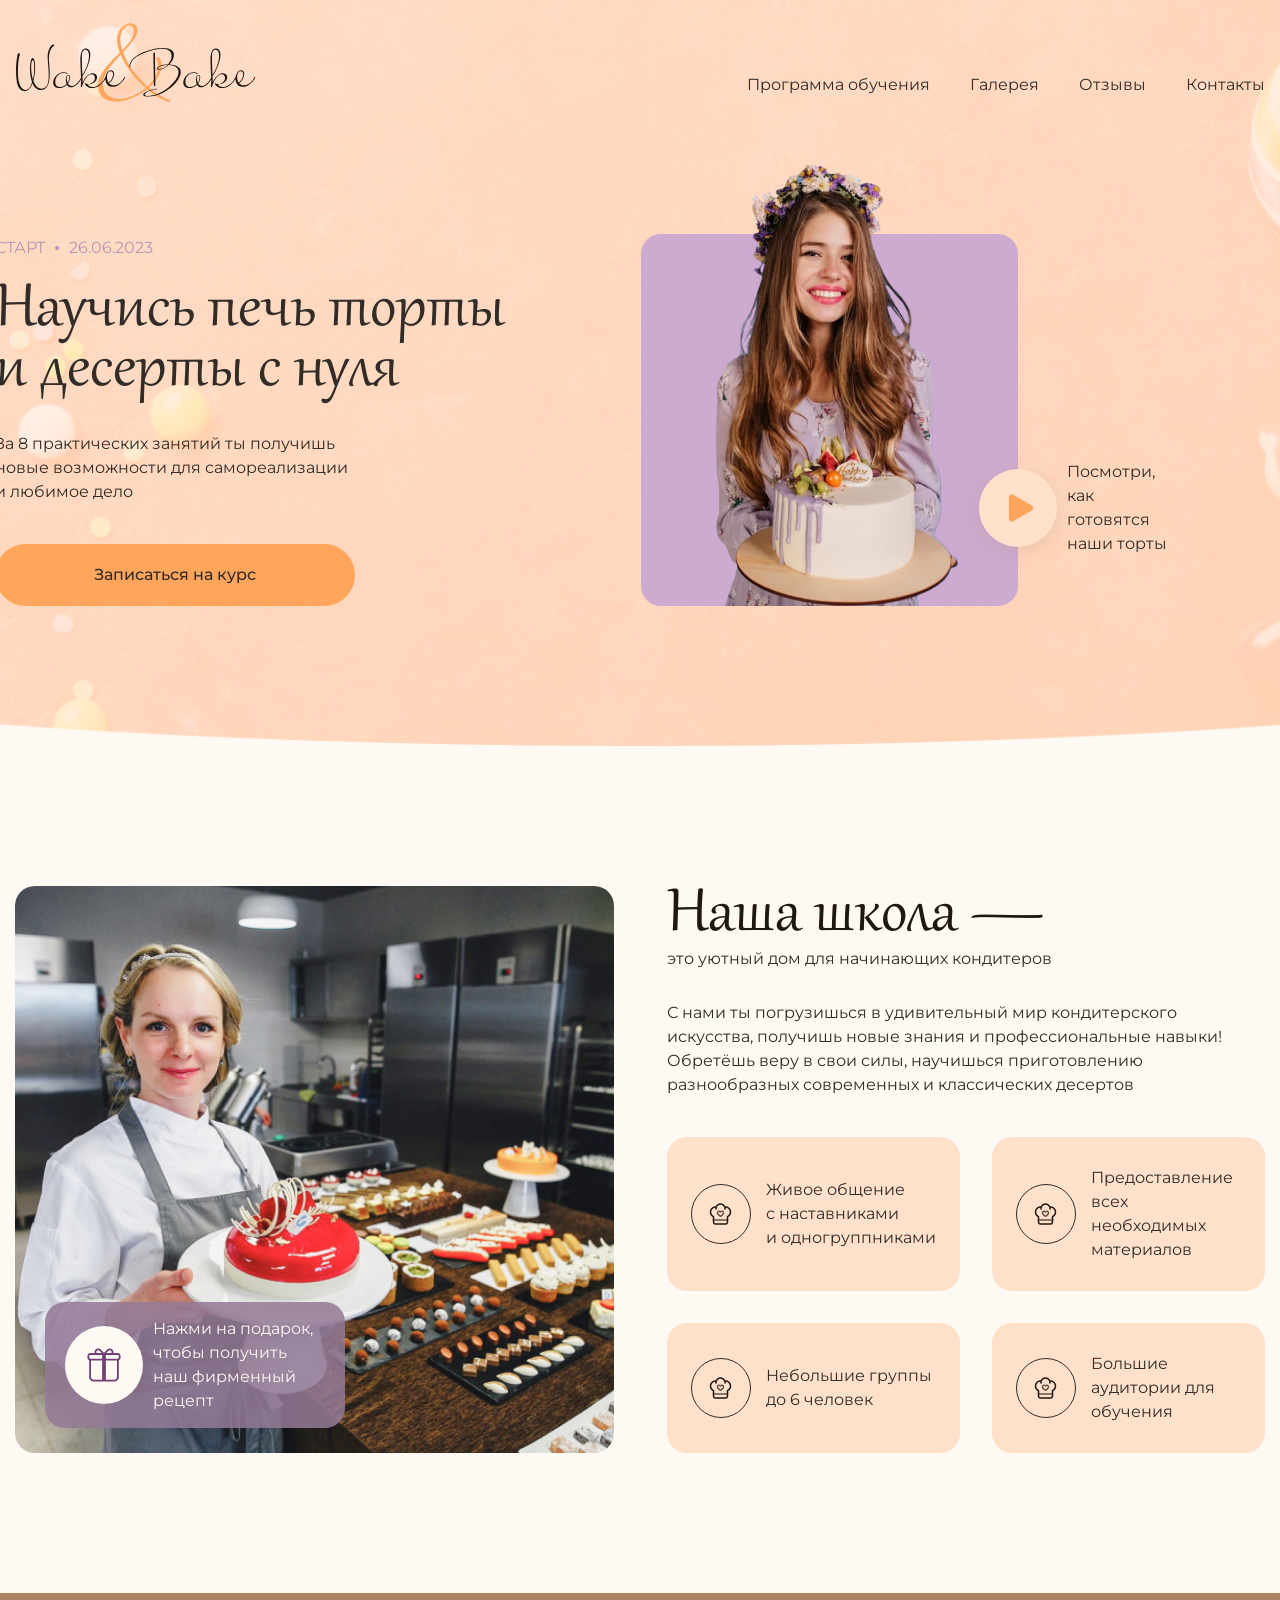
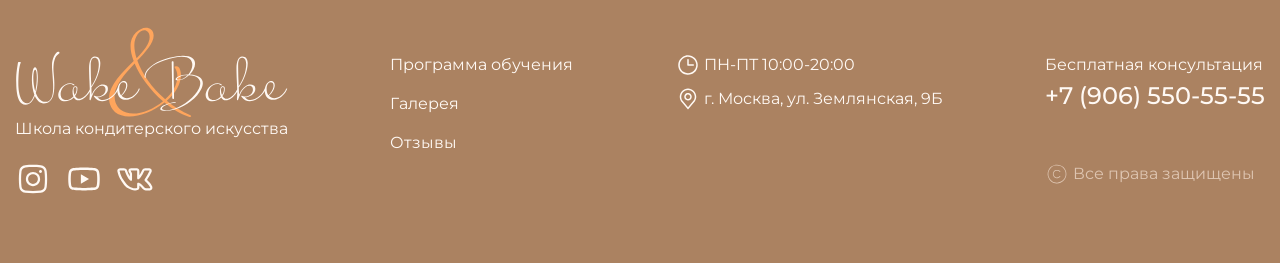
<file: index.html>
<!DOCTYPE html>
<html lang="ru">

<head>
    <meta charset="UTF-8">
    <meta http-equiv="X-UA-Compatible" content="IE=edge">
    <meta name="viewport" content="width=device-width, initial-scale=1.0">
    <title>Wake & Bake</title>
    <link href="css/fonts.css" rel="stylesheet">
    <link href="css/reset.css" rel="stylesheet">
    <link href="css/style.css" rel="stylesheet">
</head>

<!-- body--opened-modal -->

<body class="body">

    <div class="wrapper">

        <header class="header">
            <div class="header__top">
                <div class="container">
                    <div class="header__top-inner">
                        <a href="#" class="header__logo">
                            <img src="img/icons/logos/logo-dark.svg" alt="Лого B&W">
                        </a>
                        <nav class="nav">
                            <ul class="nav__list">
                                <li class="nav__list">
                                    <a href="#" class="nav__link">
                                        Программа обучения
                                    </a>
                                </li>
                                <li class="nav__list">
                                    <a href="#" class="nav__link">
                                        Галерея
                                    </a>
                                </li>
                                <li class="nav__list">
                                    <a href="#" class="nav__link">
                                        Отзывы
                                    </a>
                                </li>
                                <li class="nav__list">
                                    <a href="#" class="nav__link">
                                        Контакты
                                    </a>
                                </li>
                            </ul>
                        </nav>
                        <a class="burger-icon" href="#">
                            <span></span>
                        </a>
                    </div>
                </div>
            </div>
            <section class="header__hero hero">
                <div class="container">
                    <div class="hero__inner">
                        <div class="hero__content">
                            <div class="hero__info">
                                <span>Старт</span>
                                <span>26.06.2023</span>
                            </div>
                            <h1 class="hero__title">
                                Научись печь торты и десерты с нуля
                            </h1>
                            <p class="hero__text">
                                За 8 практических занятий ты получишь новые возможности для самореализации и любимое дело
                            </p>
                            <div class="hero__img-control hero__img-control--mobile">
                                <a href="../docs/media/тортик.mp4" data-fslightbox class="hero__img-button">
                                    <img src="img/icons/play.svg" alt="">
                                </a>
                                Посмотри, как готовятся наши торты
                            </div>
                            <a href="#" class="hero__button button">
                                Записаться на курс
                            </a>
                        </div>
                        <div class="hero__img">
                            <img src="img/content/girl1.png" alt="Девушка с тортом руках">
                            <div class="hero__img-control">
                                <a href="media/тортик.mp4" data-fslightbox="video" class="hero__img-button">
                                    <img src="img/icons/play.svg" alt="">
                                </a>
                                Посмотри, как готовятся наши торты
                            </div>
                        </div>
                    </div>
                    
                </div>
            </section>
        </header>

        <main class="main">
            <section class="main__about about">
                <div class="container">
                    <div class="about__inner">
                        <div class="about__img">
                            <img src="img/content/girl2.jpg" alt="Девушка с тортом руках">
                            <div class="about__img-control">
                                <a href="#" class="about__img-button">
                                    <img src="img/icons/gift.svg" alt="">
                                </a>
                                Нажми на подарок, чтобы получить наш фирменный рецепт
                            </div>
                        </div>
                        <div class="about__body">
                            <div class="about__heading">
                                <h2 class="about__title">
                                    Наша школа —
                                </h2>
                                <p class="about__title-text">
                                    это уютный дом для начинающих кондитеров
                                </p>
                            </div>
                            <p class="about__text">
                                С нами ты погрузишься в удивительный мир кондитерского искусства, получишь новые знания и профессиональные навыки! Обретёшь веру в свои силы, научишься приготовлению разнообразных современных и классических десертов
                            </p>
                            <ul class="about__grid">
                                <li class="about__grid-item">
                                    <div class="about__grid-img">
                                        <img src="img/icons/hat-2.svg" alt="">
                                    </div>
                                    <p class="about__grid-text">
                                        Живое общение с наставниками и одногруппниками
                                    </p>
                                </li>
                                <li class="about__grid-item">
                                    <div class="about__grid-img">
                                        <img src="img/icons/hat-2.svg" alt="">
                                    </div>
                                    <p class="about__grid-text">
                                        Предоставление всех необходимых материалов                                    
                                    </p>
                                </li>
                                <li class="about__grid-item">
                                    <div class="about__grid-img">
                                        <img src="img/icons/hat-2.svg" alt="">
                                    </div>
                                    <p class="about__grid-text">
                                        Небольшие группы до 6 человек                                    
                                    </p>
                                </li>
                                <li class="about__grid-item">
                                    <div class="about__grid-img">
                                        <img src="img/icons/hat-2.svg" alt="">
                                    </div>
                                    <p class="about__grid-text">
                                        Большие аудитории для обучения                                    
                                    </p>
                                </li>
                            </ul>
                        </div>
                    </div>
                </div>
            </section>
        </main>

        <footer class="footer">
            <div class="container">
                <div class="footer__inner">
                    <div class="footer__col">
                        <a href="#" class="footer__logo">
                            <img src="img/icons/logos/logo-light.svg" alt="Лого B&W">
                        </a>
                        <p class="footer__logo-text">
                            Школа кондитерского искусства
                        </p>
                        <address class="social">
                            <ul class="socials__list">
                                <li class="socials__items">
                                    <a href="#" class="socials_link">
                                        <svg width="36" height="36" viewBox="0 0 36 36" fill="none" xmlns="http://www.w3.org/2000/svg">
                                            <path d="M24 10.5C24 10.1022 24.158 9.72064 24.4393 9.43934C24.7206 9.15804 25.1022 9 25.5 9C25.8978 9 26.2794 9.15804 26.5607 9.43934C26.842 9.72064 27 10.1022 27 10.5C27 10.8978 26.842 11.2794 26.5607 11.5607C26.2794 11.842 25.8978 12 25.5 12C25.1022 12 24.7206 11.842 24.4393 11.5607C24.158 11.2794 24 10.8978 24 10.5Z" fill="#FFF9F4"/>
                                            <path fill-rule="evenodd" clip-rule="evenodd" d="M18 10.875C16.1103 10.875 14.2981 11.6257 12.9619 12.9619C11.6257 14.2981 10.875 16.1103 10.875 18C10.875 19.8897 11.6257 21.7019 12.9619 23.0381C14.2981 24.3743 16.1103 25.125 18 25.125C19.8897 25.125 21.7019 24.3743 23.0381 23.0381C24.3743 21.7019 25.125 19.8897 25.125 18C25.125 16.1103 24.3743 14.2981 23.0381 12.9619C21.7019 11.6257 19.8897 10.875 18 10.875ZM13.125 18C13.125 16.7071 13.6386 15.4671 14.5529 14.5529C15.4671 13.6386 16.7071 13.125 18 13.125C19.2929 13.125 20.5329 13.6386 21.4471 14.5529C22.3614 15.4671 22.875 16.7071 22.875 18C22.875 19.2929 22.3614 20.5329 21.4471 21.4471C20.5329 22.3614 19.2929 22.875 18 22.875C16.7071 22.875 15.4671 22.3614 14.5529 21.4471C13.6386 20.5329 13.125 19.2929 13.125 18Z" fill="#FFF9F4"/>
                                            <path fill-rule="evenodd" clip-rule="evenodd" d="M25.8871 4.24833C20.6451 3.66722 15.355 3.66722 10.1131 4.24833C7.09508 4.58583 4.65758 6.96333 4.30358 9.99633C3.68168 15.3132 3.68168 20.6845 4.30358 26.0013C4.65758 29.0343 7.09358 31.4118 10.1131 31.7493C15.3551 32.3298 20.6451 32.3298 25.8871 31.7493C28.9051 31.4118 31.3426 29.0343 31.6966 26.0013C32.3186 20.6845 32.3186 15.3132 31.6966 9.99633C31.3426 6.96333 28.9066 4.58583 25.8871 4.24833ZM10.3621 6.48333C15.4385 5.92064 20.5616 5.92064 25.6381 6.48333C27.6331 6.70833 29.2306 8.28183 29.4631 10.2588C30.0645 15.4013 30.0645 20.5964 29.4631 25.7388C29.3428 26.7064 28.8999 27.6052 28.2058 28.29C27.5118 28.9747 26.6072 29.4056 25.6381 29.5128C20.5616 30.0756 15.4385 30.0756 10.3621 29.5128C9.39299 29.4056 8.48836 28.9747 7.79432 28.29C7.10027 27.6052 6.65734 26.7064 6.53708 25.7388C5.93566 20.5964 5.93566 15.4013 6.53708 10.2588C6.65734 9.29127 7.10027 8.3925 7.79432 7.70771C8.48836 7.02292 9.39299 6.59059 10.3621 6.48333Z" fill="#FFF9F4"/>
                                            </svg>
                                    </a>
                                </li>
                                <li class="socials__items">
                                    <a href="#" class="socials_link">
                                        <svg width="36" height="36" viewBox="0 0 36 36" fill="none" xmlns="http://www.w3.org/2000/svg">
                                            <path d="M33.75 17.902C33.75 17.8246 33.75 17.7367 33.7465 17.6348C33.743 17.35 33.7359 17.0301 33.7289 16.6891C33.7008 15.7082 33.6516 14.7309 33.5742 13.8098C33.4688 12.5406 33.3141 11.4824 33.1031 10.6879C32.8805 9.85873 32.4442 9.10251 31.8377 8.49483C31.2313 7.88715 30.476 7.44928 29.6473 7.225C28.6523 6.95781 26.7047 6.79258 23.9625 6.69062C22.6582 6.64141 21.2625 6.60977 19.8668 6.59219C19.3781 6.58516 18.9246 6.58164 18.5168 6.57812H17.4832C17.0754 6.58164 16.6219 6.58516 16.1332 6.59219C14.7375 6.60977 13.3418 6.64141 12.0375 6.69062C9.29531 6.79609 7.34414 6.96133 6.35273 7.225C5.52375 7.44873 4.76813 7.88641 4.1616 8.49418C3.55507 9.10195 3.11892 9.85846 2.89688 10.6879C2.68242 11.4824 2.53125 12.5406 2.42578 13.8098C2.34844 14.7309 2.29922 15.7082 2.27109 16.6891C2.26055 17.0301 2.25703 17.35 2.25352 17.6348C2.25352 17.7367 2.25 17.8246 2.25 17.902V18.0988C2.25 18.1762 2.25 18.2641 2.25352 18.366C2.25703 18.6508 2.26406 18.9707 2.27109 19.3117C2.29922 20.2926 2.34844 21.2699 2.42578 22.191C2.53125 23.4602 2.68594 24.5184 2.89688 25.3129C3.34688 26.9969 4.66875 28.3258 6.35273 28.7758C7.34414 29.043 9.29531 29.2082 12.0375 29.3102C13.3418 29.3594 14.7375 29.391 16.1332 29.4086C16.6219 29.4156 17.0754 29.4191 17.4832 29.4227H18.5168C18.9246 29.4191 19.3781 29.4156 19.8668 29.4086C21.2625 29.391 22.6582 29.3594 23.9625 29.3102C26.7047 29.2047 28.6559 29.0395 29.6473 28.7758C31.3312 28.3258 32.6531 27.0004 33.1031 25.3129C33.3176 24.5184 33.4688 23.4602 33.5742 22.191C33.6516 21.2699 33.7008 20.2926 33.7289 19.3117C33.7395 18.9707 33.743 18.6508 33.7465 18.366C33.7465 18.2641 33.75 18.1762 33.75 18.0988V17.902ZM31.2188 18.0848C31.2188 18.1586 31.2188 18.2395 31.2152 18.3344C31.2117 18.6086 31.2047 18.9109 31.1977 19.2379C31.173 20.173 31.1238 21.1082 31.05 21.9766C30.9551 23.1086 30.8215 24.0367 30.6562 24.659C30.4383 25.4711 29.7984 26.1145 28.9898 26.3289C28.2516 26.5258 26.3918 26.684 23.8641 26.7789C22.5844 26.8281 21.2062 26.8598 19.8316 26.8773C19.35 26.8844 18.9035 26.8879 18.5027 26.8879H17.4973L16.1684 26.8773C14.7937 26.8598 13.4191 26.8281 12.1359 26.7789C9.6082 26.6805 7.74492 26.5258 7.01016 26.3289C6.20156 26.1109 5.56172 25.4711 5.34375 24.659C5.17852 24.0367 5.04492 23.1086 4.95 21.9766C4.87617 21.1082 4.83047 20.173 4.80234 19.2379C4.7918 18.9109 4.78828 18.6051 4.78477 18.3344C4.78477 18.2395 4.78125 18.1551 4.78125 18.0848V17.916C4.78125 17.8422 4.78125 17.7613 4.78477 17.6664C4.78828 17.3922 4.79531 17.0898 4.80234 16.7629C4.82695 15.8277 4.87617 14.8926 4.95 14.0242C5.04492 12.8922 5.17852 11.9641 5.34375 11.3418C5.56172 10.5297 6.20156 9.88633 7.01016 9.67188C7.74844 9.475 9.6082 9.3168 12.1359 9.22187C13.4156 9.17266 14.7937 9.14102 16.1684 9.12344C16.65 9.11641 17.0965 9.11289 17.4973 9.11289H18.5027L19.8316 9.12344C21.2062 9.14102 22.5809 9.17266 23.8641 9.22187C26.3918 9.32031 28.2551 9.475 28.9898 9.67188C29.7984 9.88984 30.4383 10.5297 30.6562 11.3418C30.8215 11.9641 30.9551 12.8922 31.05 14.0242C31.1238 14.8926 31.1695 15.8277 31.1977 16.7629C31.2082 17.0898 31.2117 17.3957 31.2152 17.6664C31.2152 17.7613 31.2188 17.8457 31.2188 17.916V18.0848ZM14.8711 22.7113L23.0273 17.9652L14.8711 13.2895V22.7113Z" fill="#FFF9F4"/>
                                            </svg>
                                    </a>
                                </li>
                                <li class="socials__items">
                                    <a href="#" class="socials_link">
                                        <svg width="36" height="36" viewBox="0 0 36 36" fill="none" xmlns="http://www.w3.org/2000/svg">
                                            <path fill-rule="evenodd" clip-rule="evenodd" d="M35.1075 25.2974C34.2915 23.6541 33.2163 22.1529 31.923 20.8514C31.4905 20.3626 31.0376 19.8922 30.5655 19.4414L30.5085 19.3859C30.3332 19.2157 30.1602 19.0432 29.9895 18.8684C31.7574 16.4101 33.2702 13.778 34.5045 11.0129L34.554 10.9019L34.5885 10.7849C34.752 10.2404 34.938 9.20545 34.278 8.26945C33.594 7.30345 32.5005 7.12945 31.767 7.12945H28.3965C27.6908 7.09729 26.9929 7.2892 26.4029 7.67771C25.8128 8.06623 25.3608 8.63143 25.1115 9.29245C24.3861 11.0199 23.478 12.6648 22.4025 14.1989V10.2494C22.4025 9.73945 22.3545 8.88445 21.807 8.16445C21.153 7.30045 20.2065 7.12945 19.5495 7.12945H14.2005C13.5025 7.11339 12.8251 7.36639 12.3085 7.83606C11.7919 8.30573 11.4758 8.95609 11.4255 9.65245L11.421 9.71995V9.78745C11.421 10.5149 11.709 11.0519 11.94 11.3894C12.0435 11.5409 12.153 11.6789 12.2235 11.7659L12.2385 11.7854C12.3135 11.8784 12.363 11.9399 12.4125 12.0089C12.5445 12.1859 12.732 12.4619 12.786 13.1729V15.3824C11.7123 13.5844 10.8319 11.6778 10.1595 9.69445L10.1475 9.66145L10.1355 9.62995C9.9525 9.15145 9.66 8.45545 9.0735 7.92445C8.3895 7.30195 7.5795 7.12945 6.843 7.12945H3.423C2.6775 7.12945 1.779 7.30345 1.1085 8.00995C0.45 8.70595 0.375 9.53995 0.375 9.98095V10.1819L0.417 10.3769C1.36395 14.7731 3.31535 18.8905 6.1185 22.4069C7.40006 24.4279 9.13993 26.1184 11.197 27.3412C13.254 28.564 15.5703 29.2847 17.958 29.4449L18.0195 29.4494H18.0825C19.1715 29.4494 20.307 29.3549 21.1605 28.7864C22.311 28.0184 22.4025 26.841 22.4025 26.2529V24.5459C22.698 24.7859 23.064 25.1069 23.5125 25.5389C24.0555 26.0819 24.4875 26.5529 24.858 26.9639L25.056 27.1829C25.344 27.5039 25.6275 27.8204 25.8855 28.0799C26.2095 28.4054 26.61 28.7639 27.111 29.0294C27.6555 29.3159 28.227 29.4464 28.833 29.4464H32.2545C32.976 29.4464 34.0095 29.2754 34.737 28.4324C35.529 27.5144 35.469 26.3879 35.22 25.5794L35.175 25.4339L35.1075 25.2974ZM26.5275 25.4564C26.0626 24.9368 25.5839 24.4296 25.092 23.9354L25.0875 23.9309C23.052 21.9689 22.1025 21.6284 21.4305 21.6284C21.072 21.6284 20.6775 21.6674 20.421 21.9884C20.3055 22.1416 20.2298 22.3209 20.2005 22.5104C20.1643 22.7305 20.1483 22.9535 20.1525 23.1764V26.2529C20.1525 26.6354 20.0895 26.7959 19.9125 26.9129C19.677 27.0704 19.1745 27.1979 18.096 27.1979C16.0473 27.0585 14.061 26.4349 12.3003 25.3783C10.5396 24.3216 9.05478 22.8622 7.968 21.1199L7.956 21.1004L7.941 21.0824C5.32967 17.8322 3.50977 14.0193 2.625 9.94495C2.631 9.74995 2.673 9.63145 2.742 9.55945C2.8125 9.48445 2.985 9.37945 3.423 9.37945H6.843C7.2225 9.37945 7.4205 9.46345 7.563 9.59095C7.722 9.73795 7.863 9.98545 8.031 10.4264C8.871 12.8954 10.005 15.2054 11.0805 16.9019C11.6175 17.7509 12.1455 18.4574 12.6225 18.9569C12.861 19.2059 13.0935 19.4129 13.317 19.5599C13.5315 19.7009 13.776 19.8134 14.028 19.8134C14.16 19.8134 14.3145 19.7984 14.463 19.7339C14.6234 19.6631 14.7554 19.5406 14.838 19.3859C14.9925 19.1039 15.036 18.6884 15.036 18.1439V13.0844C14.9565 11.8574 14.586 11.1659 14.226 10.6754C14.1531 10.5773 14.0781 10.4808 14.001 10.3859L13.9815 10.3619C13.9175 10.2843 13.8565 10.2042 13.7985 10.1219C13.7247 10.0302 13.6802 9.91834 13.671 9.80095C13.6828 9.68175 13.7396 9.57156 13.83 9.49293C13.9203 9.41429 14.0373 9.37316 14.157 9.37795H19.5495C19.8585 9.37795 19.962 9.45295 20.0145 9.52345C20.0895 9.62095 20.1525 9.82345 20.1525 10.2494V17.0414C20.1525 17.8484 20.5245 18.3944 21.0645 18.3944C21.6855 18.3944 22.134 18.0179 22.917 17.2349L22.9305 17.2199L22.9425 17.2064C24.699 15.0649 26.134 12.6788 27.2025 10.1234L27.2085 10.1054C27.2888 9.87968 27.4407 9.68637 27.6411 9.55502C27.8416 9.42366 28.0794 9.36148 28.3185 9.37795H31.7685C32.2365 9.37795 32.3895 9.49795 32.4405 9.56845C32.493 9.64345 32.5305 9.80395 32.4405 10.1189C31.2084 12.8735 29.6852 15.4883 27.897 17.9189L27.885 17.9369C27.7125 18.2024 27.522 18.4964 27.495 18.8324C27.465 19.1954 27.621 19.5239 27.8955 19.8779C28.095 20.1719 28.5075 20.5754 28.926 20.9849L28.965 21.0239C29.403 21.4529 29.8785 21.9179 30.2595 22.3679L30.27 22.3784L30.2805 22.3904C31.4166 23.5237 32.3614 24.8337 33.078 26.2694C33.192 26.6594 33.123 26.8604 33.033 26.9639C32.9295 27.0839 32.697 27.1964 32.256 27.1964H28.833C28.5997 27.2021 28.3689 27.1479 28.1625 27.0389C27.9096 26.8918 27.6801 26.7078 27.4815 26.4929C27.267 26.2784 27.0345 26.0189 26.7495 25.7024L26.529 25.4564H26.5275Z" fill="#FFF9F4"/>
                                            </svg>
                                    </a>
                                </li>
                            </ul>
                        </address>
                    </div>
                    <div class="footer__col">
                        <ul class="footer__col-list">
                            <li class="footer__col-item">
                                <a href="#" class="foooter__col-link">
                                    Программа обучения
                                </a>
                            </li>
                        </ul>
                        <ul class="footer__col-list">
                            <li class="footer__col-item">
                                <a href="#" class="foooter__col-link">
                                    Галерея
                                </a>
                            </li>
                        </ul>
                        <ul class="footer__col-list">
                            <li class="footer__col-item">
                                <a href="#" class="foooter__col-link">
                                    Отзывы
                                </a>
                            </li>
                        </ul>
                    </div>
                    <address class="footer__col">
                        <ul class="footer__contact-list">
                            <li class="footer__contact-item">
                                    <img src="img/icons/clock.svg" alt="">
                                    ПН-ПТ 10:00-20:00
                            </li>
                        </ul>
                        <ul class="footer__contact-list">
                            <li class="footer__contact-item">
                                    <img src="img/icons/location.svg" alt="">
                                    г. Москва, ул. Землянская, 9Б 
                            </li>
                        </ul>
                    </address>
                    <div class="footer__col">
                        <div class="footer__col-tel">
                            Бесплатная консультация
                            <a href="tel:+79065505555" class="footer__col-number">
                                +7 (906) 550-55-55
                            </a>
                        </div>
                        <div class="footer__col-copy">
                            <img src="img/icons/copyright.svg" alt="">
                            Все права защищены
                        </div>
                    </div>
                </div>
            </div>
        </footer>

        <div class="modal">
            <div class="modal__window">
                <a class="modal__cancel" href="#">
                    <svg width="24" height="24" viewBox="0 0 24 24" fill="none" xmlns="http://www.w3.org/2000/svg">
                        <g id="cancel">
                        <rect x="0.75" y="0.75" width="22.5" height="22.5" rx="11.25" stroke="#E1D9E1" stroke-width="1.5"/>
                        <path id="Vector" d="M6.75781 17.2433L12.0008 12.0003L17.2438 17.2433M17.2438 6.75732L11.9998 12.0003L6.75781 6.75732" stroke="#E1D9E1" stroke-width="1.5" stroke-linecap="round" stroke-linejoin="round"/>
                        </g>
                    </svg>                        
                </a>
                <div class="modal__img">
                    <img src="img/decor/cupcakes-modal.png" alt="">
                    <h3 class="modal_title">
                        Удиви своих близких вкусными капкейками 
                    </h3>
                    <p class="modal__text">
                        Оставь свой e-mail, и мы вышлем рецепт на почту
                    </p>
                    <form class="modal__form">
                        <label class="modal__form-label field">
                            <input class="field__input" type="email" placeholder="E-mail">
                            <span>Введите e-mail</span>
                        </label>                        
                        <button class="button" type="submit">
                            Получить подарок
                        </button>
                    </form>
                </div>
            </div>

        </div>
    </div>

    <script src="js/fslightbox.js"></script>
    <script src="js/main.js"></script>

</body>
</html>
</file>
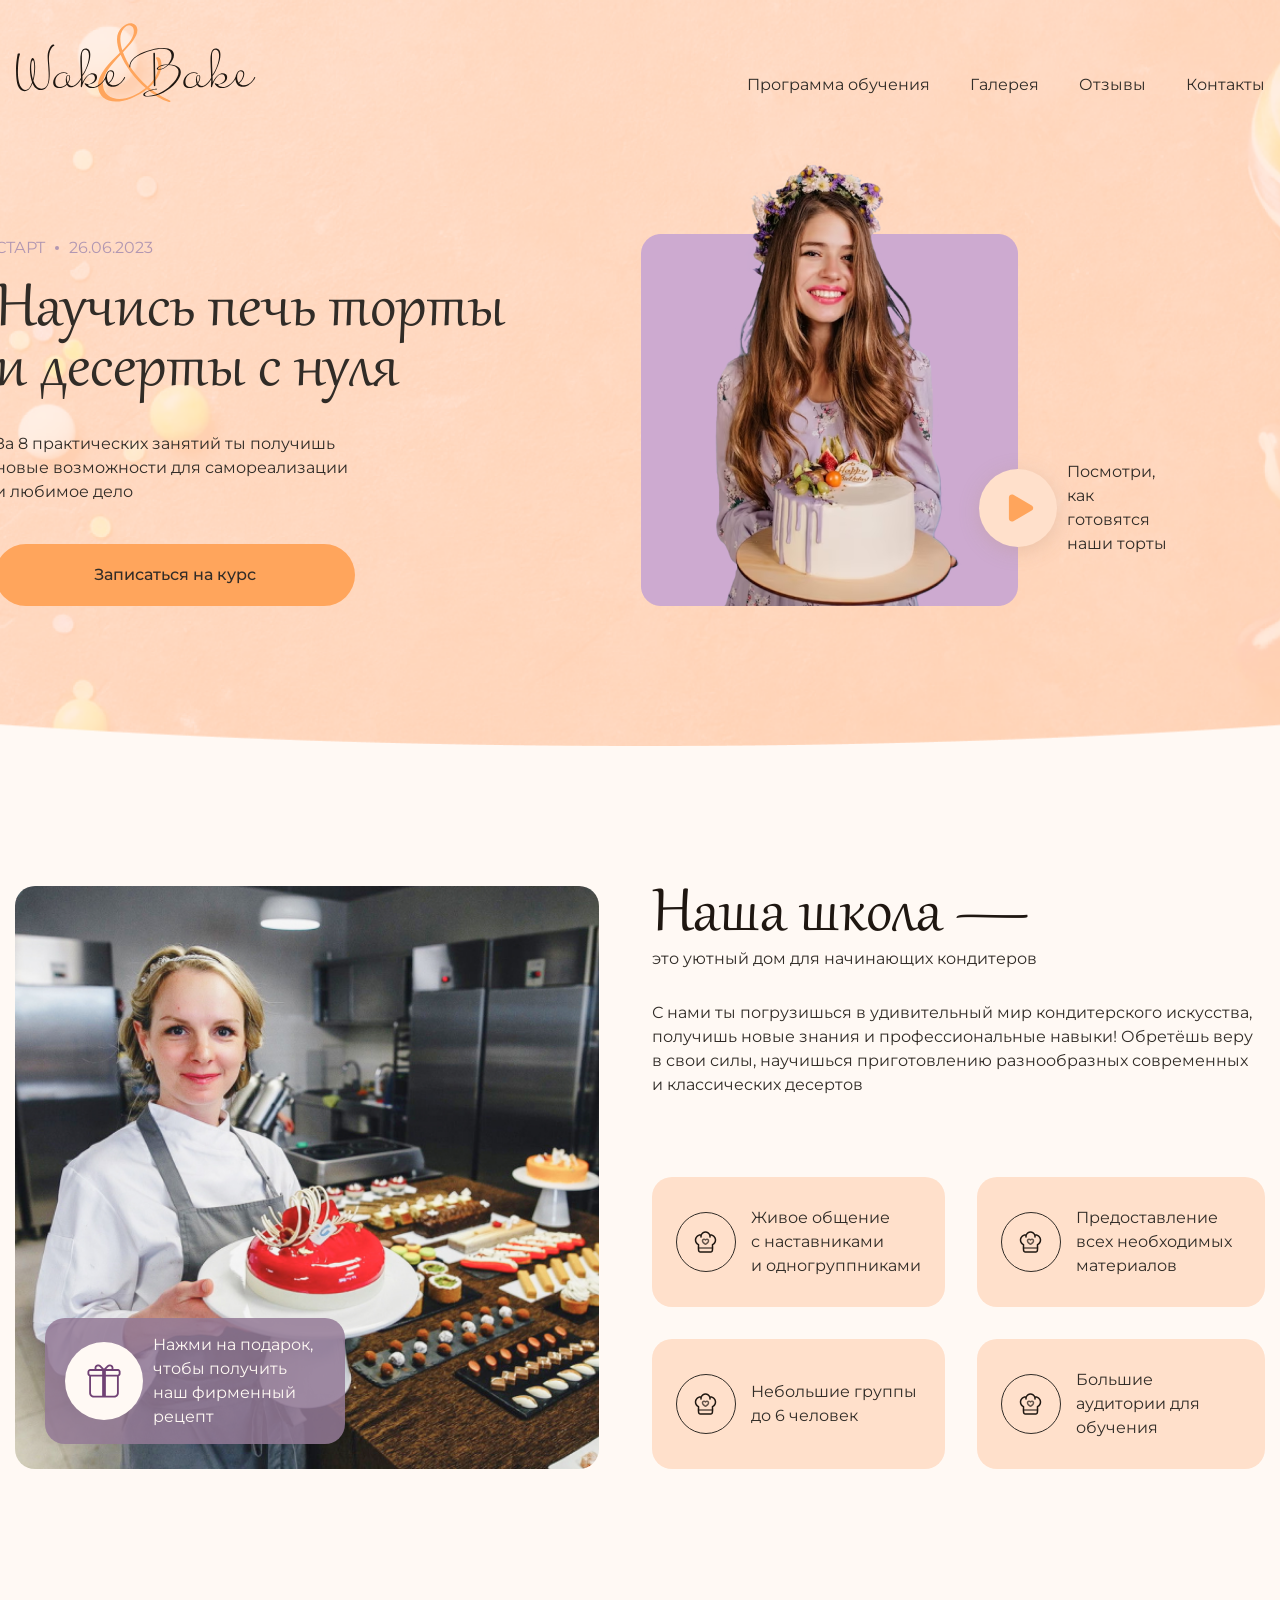
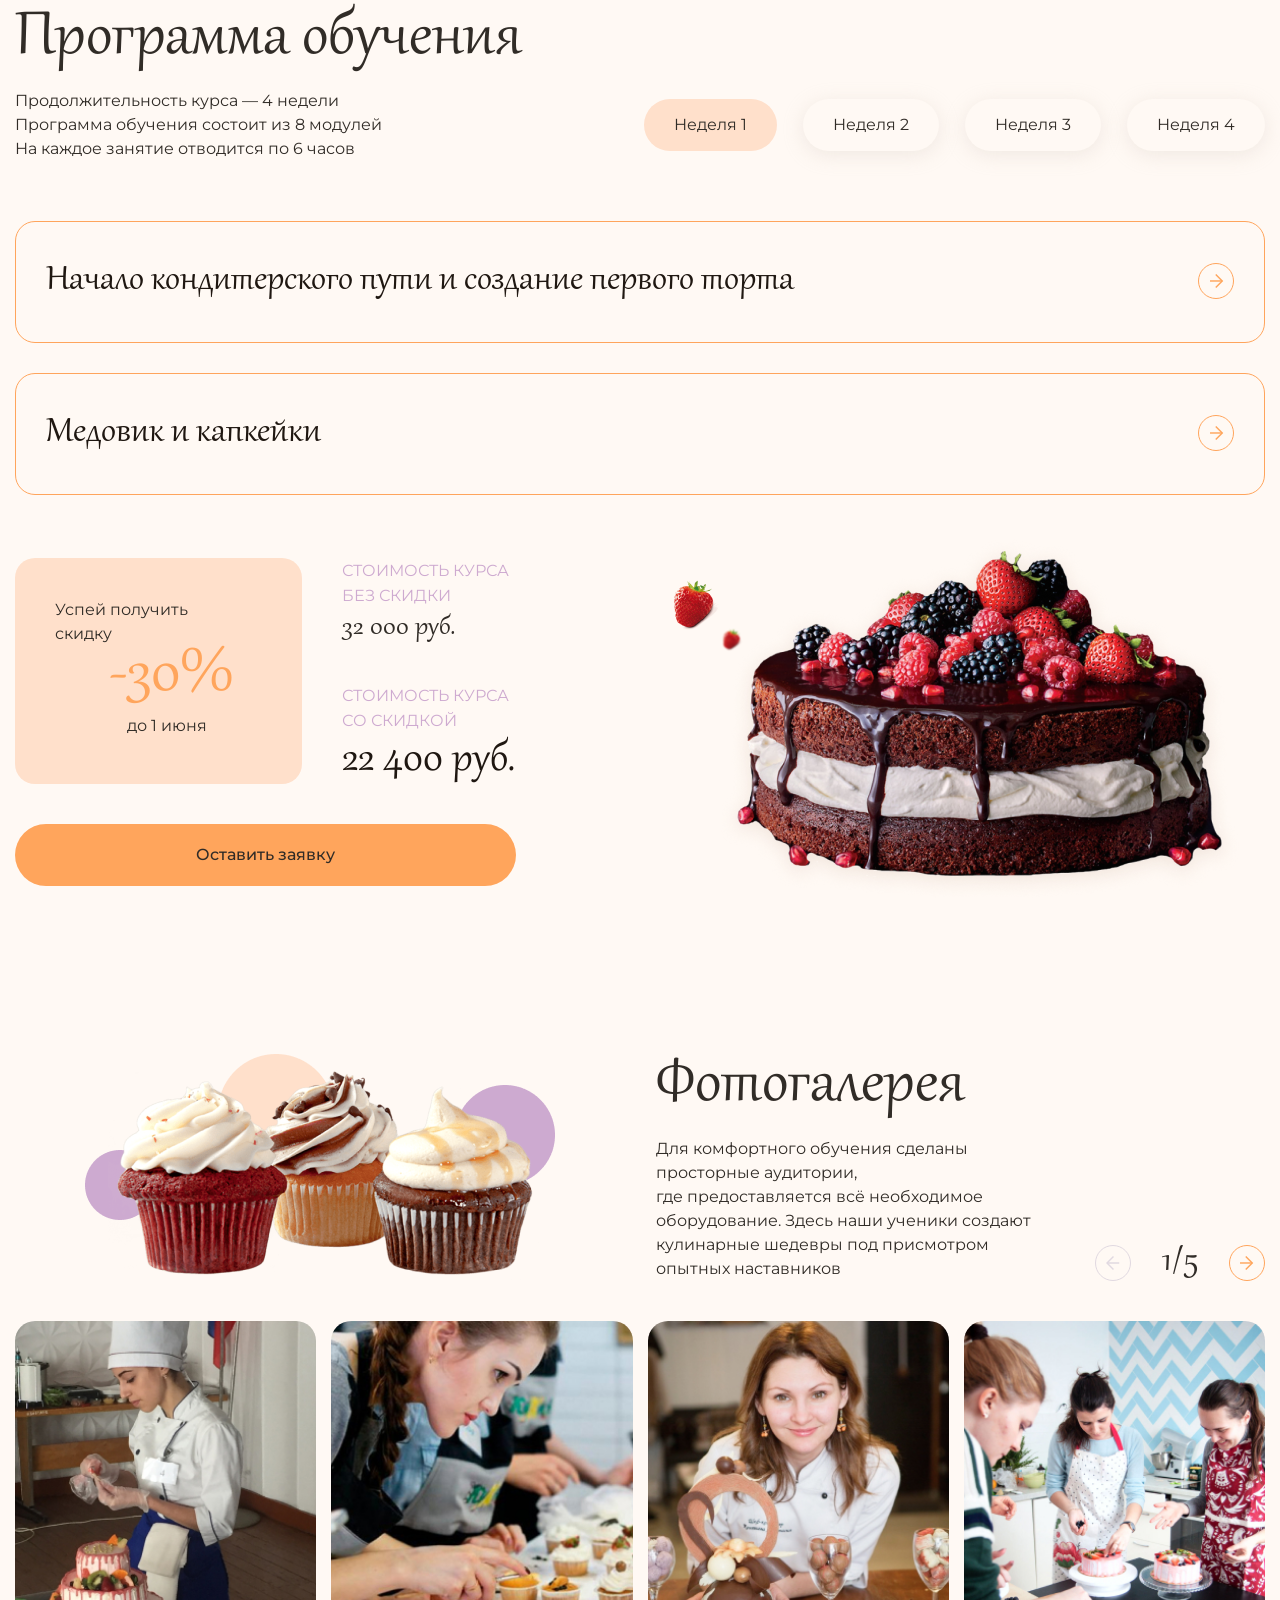
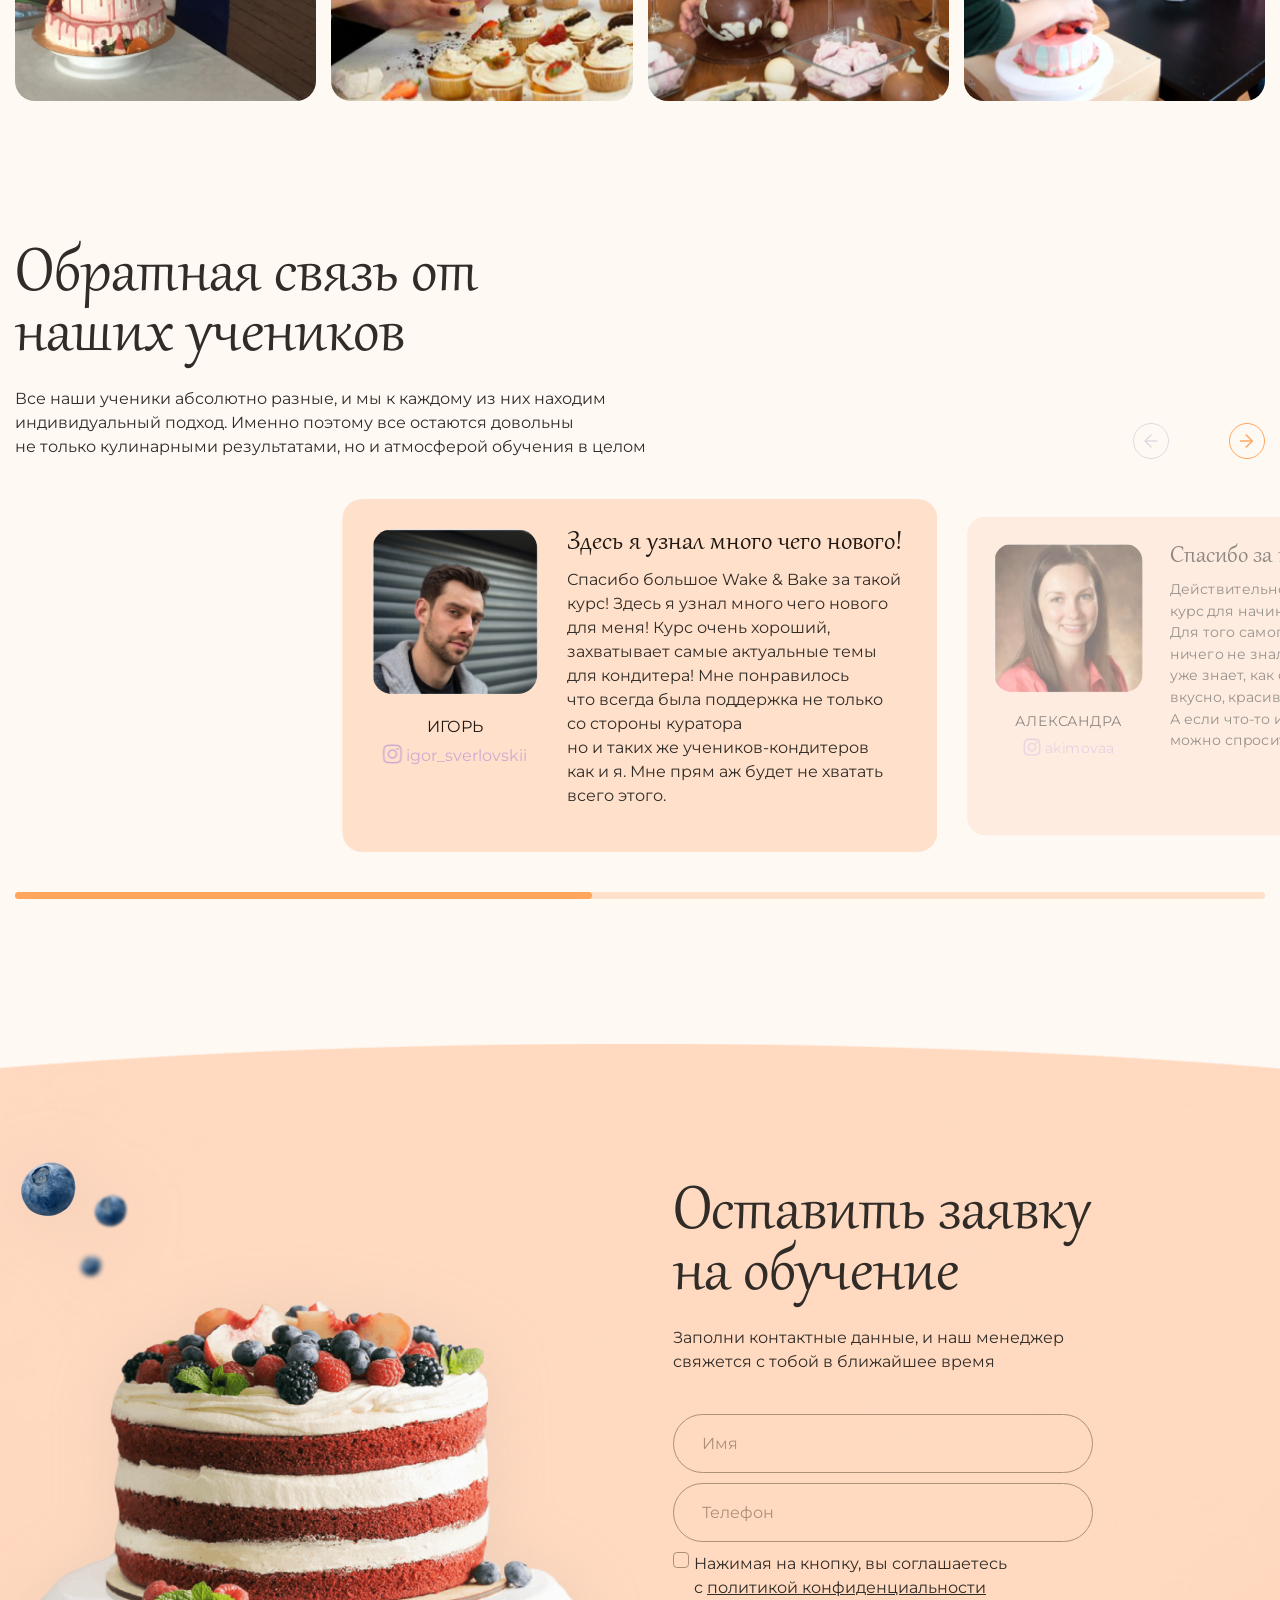
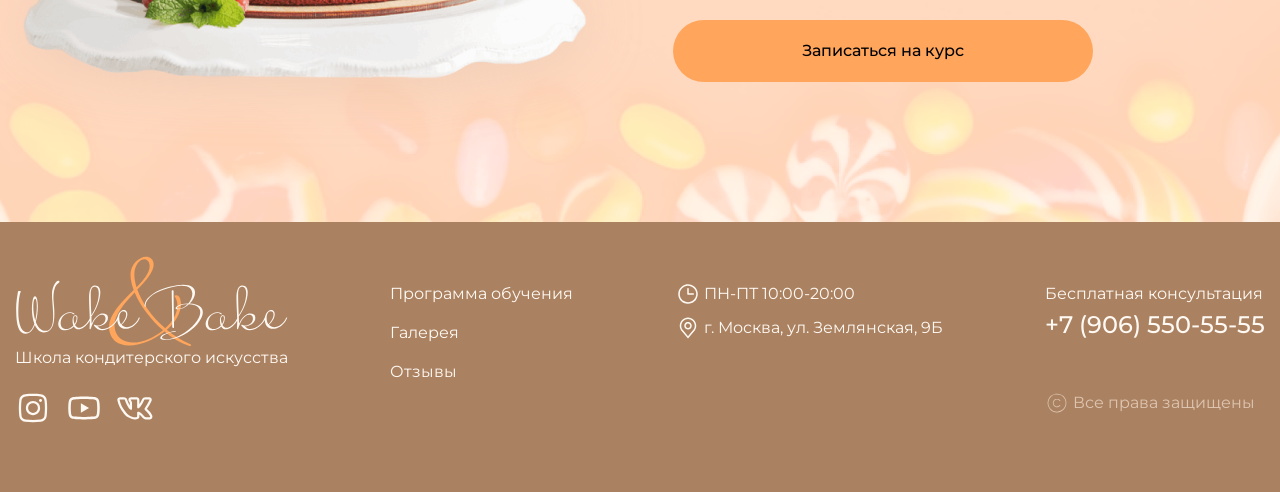
<file: docs/index.html>
<!DOCTYPE html>
<html lang="ru">

<head>
    <meta charset="UTF-8">
    <meta http-equiv="X-UA-Compatible" content="IE=edge">
    <meta name="viewport" content="width=device-width, initial-scale=1.0">
    <title>Wake & Bake</title>
    <link href="css/swiper-bundle.min.css" rel="stylesheet">
    <link href="css/style.css" rel="stylesheet">
</head>

<body class="body">

    <div class="wrapper">

        <header class="header">
            <div class="header__top">
                <div class="container">
                    <div class="header__top-inner">
                        <a href="/" class="header__logo">
                            <img src="img/icons/logos/logo-dark.svg" alt="Лого B&W">
                        </a>
                        <nav class="nav">
                            <ul class="nav__list">
                                <li class="nav__list">
                                    <a href="#program" class="nav__link">
                                        Программа обучения
                                    </a>
                                </li>
                                <li class="nav__list">
                                    <a href="#gallery" class="nav__link">
                                        Галерея
                                    </a>
                                </li>
                                <li class="nav__list">
                                    <a href="#testimonials" class="nav__link">
                                        Отзывы
                                    </a>
                                </li>
                                <li class="nav__list">
                                    <a href="#contact" class="nav__link">
                                        Контакты
                                    </a>
                                </li>
                            </ul>
                        </nav>
                        <a class="burger-icon" href="#">
                            <span></span>
                        </a>
                    </div>
                </div>
            </div>
            <section class="header__hero hero">
                <div class="container">
                    <div class="hero__inner">
                        <div class="hero__content">
                            <div class="hero__info">
                                <span>Старт</span>
                                <span>26.06.2023</span>
                            </div>
                            <h1 class="hero__title title">
                                Научись печь торты и десерты с нуля
                            </h1>
                            <p class="hero__text">
                                За 8 практических занятий ты получишь новые возможности для самореализации и любимое
                                дело
                            </p>
                            <div class="hero__img-control hero__img-control--mobile">
                                <a href="/media/тортик.mp4" data-fslightbox class="hero__img-button">
                                    <img src="img/icons/play.svg" alt="">
                                </a>
                                Посмотри, как готовятся наши торты
                            </div>
                            <a href="#contact" class="hero__button button">
                                Записаться на курс
                            </a>
                        </div>
                        <div class="hero__img">
                            <img src="img/content/girl1.png" alt="Девушка с тортом руках">
                            <div class="hero__img-control">
                                <a href="media/тортик.mp4" data-fslightbox="video" class="hero__img-button">
                                    <img src="img/icons/play.svg" alt="">
                                </a>
                                Посмотри, как готовятся наши торты
                            </div>
                        </div>
                    </div>

                </div>
            </section>
        </header>

        <main class="main">
            <section class="main__about about">
                <div class="container">
                    <div class="about__inner">
                        <div class="about__img">
                            <img src="img/content/girl2.jpg" alt="Девушка с тортом руках">
                            <div class="about__img-control">
                                <a href="#" class="about__img-button">
                                    <img src="img/icons/gift.svg" alt="">
                                </a>
                                Нажми на подарок, чтобы получить наш фирменный рецепт
                            </div>
                        </div>
                        <div class="about__body">
                            <div class="about__heading">
                                <h2 class="about__title title">
                                    Наша школа —
                                </h2>
                                <p class="about__title-text">
                                    это уютный дом для начинающих кондитеров
                                </p>
                            </div>
                            <p class="about__text">
                                С нами ты погрузишься в удивительный мир кондитерского искусства, получишь новые знания
                                и профессиональные навыки! Обретёшь веру в свои силы, научишься приготовлению
                                разнообразных современных и классических десертов
                            </p>
                        </div>
                        <ul class="about__grid">
                            <li class="about__grid-item">
                                <div class="about__grid-img">
                                    <img src="img/icons/hat-2.svg" alt="">
                                </div>
                                <p class="about__grid-text">
                                    Живое общение с наставниками и одногруппниками
                                </p>
                            </li>
                            <li class="about__grid-item">
                                <div class="about__grid-img">
                                    <img src="img/icons/hat-2.svg" alt="">
                                </div>
                                <p class="about__grid-text">
                                    Предоставление всех необходимых материалов </p>
                            </li>
                            <li class="about__grid-item">
                                <div class="about__grid-img">
                                    <img src="img/icons/hat-2.svg" alt="">
                                </div>
                                <p class="about__grid-text">
                                    Небольшие группы до 6 человек </p>
                            </li>
                            <li class="about__grid-item">
                                <div class="about__grid-img">
                                    <img src="img/icons/hat-2.svg" alt="">
                                </div>
                                <p class="about__grid-text">
                                    Большие аудитории для обучения </p>
                            </li>
                        </ul>
                    </div>
                </div>
            </section>
        </main>

        <section class="main__program" id="program">
            <div class="container">
                <h2 class="program__title title">
                    Программа обучения
                </h2>
                <div class="program__top">
                    <p class="program__text">
                        Продолжительность курса — 4 недели
                        <br>
                        Программа обучения состоит из 8 модулей
                        <br>
                        На каждое занятие отводится по 6 часов
                    </p>
                    <ul class="tab-controls">
                        <li class="tab-controls__item">
                            <a href="#tab1" class="tab-controls__link tab-controls__link--active">
                                Неделя 1
                            </a>
                        </li>
                        <li class="tab-controls__item">
                            <a href="#tab2" class="tab-controls__link">
                                Неделя 2
                            </a>
                        </li>
                        <li class="tab-controls__item">
                            <a href="#tab3" class="tab-controls__link">
                                Неделя 3
                            </a>
                        </li>
                        <li class="tab-controls__item">
                            <a href="#tab4" class="tab-controls__link">
                                Неделя 4
                            </a>
                        </li>
                    </ul>
                </div>
                <div class="program__tab-content tab-content tab-content--show" id="tab1">
                    <ul class="accordion-list">
                        <li class="accordion-list__item">
                            <a class="accordion-list__control" href="#">
                                <h3 class="accordion-list__control-title">
                                    Начало кондитерского пути и создание первого торта
                                </h3>
                                <div class="accordion-list__control-icon">
                                    <svg width="14" height="14" viewBox="0 0 14 14" fill="none"
                                        xmlns="http://www.w3.org/2000/svg">
                                        <path
                                            d="M5.25605 12.96L11.232 6.984L5.25605 1.008L6.26405 -3.0528e-07L13.248 6.984L6.26405 13.968L5.25605 12.96Z"
                                            fill="#FFA55C" />
                                        <path
                                            d="M12.2402 6.26465L12.2402 7.70465L0.000234839 7.70465L0.000234902 6.26465L12.2402 6.26465Z"
                                            fill="#FFA55C" />
                                    </svg>
                                </div>
                            </a>
                            <div class="accordion-list__content">
                                <div class="accordion-content">
                                    <div class="accordion-content__col">
                                        <h6 class="accordion-content__title">
                                            Теория:
                                        </h6>
                                        <ul class="accordion-content__list">
                                            <li class="accordion-content__item">
                                                <div class="accordion-content__icon">
                                                    <img src="img/icons/hat-1.svg" alt="">
                                                </div>
                                                Организация рабочего места
                                            </li>
                                            <li class="accordion-content__item">
                                                <div class="accordion-content__icon">
                                                    <img src="img/icons/hat-1.svg" alt="">
                                                </div>
                                                Подготовка необходимого инвентаря
                                            </li>
                                            <li class="accordion-content__item">
                                                <div class="accordion-content__icon">
                                                    <img src="img/icons/hat-1.svg" alt="">
                                                </div>
                                                Выбор необходимых продуктов
                                            </li>
                                            <li class="accordion-content__item">
                                                <div class="accordion-content__icon">
                                                    <img src="img/icons/hat-1.svg" alt="">
                                                </div>
                                                Советы по закупке необходимых продуктов и инвентаря
                                            </li>
                                            <li class="accordion-content__item">
                                                <div class="accordion-content__icon">
                                                    <img src="img/icons/hat-1.svg" alt="">
                                                </div>
                                                Обзор хранения и заготовки сырья
                                            </li>
                                        </ul>
                                    </div>
                                    <div class="accordion-content__col">
                                        <h6 class="accordion-content__title">
                                            Практика:
                                        </h6>
                                        <p class="accordion-content__text">
                                            Испечёшь морковный торт с солёной карамелью
                                        </p>
                                    </div>
                                </div>
                            </div>
                        </li>
                        <li class="accordion-list__item">
                            <a class="accordion-list__control" href="#">
                                <h3 class="accordion-list__control-title">
                                    Медовик и капкейки
                                </h3>
                                <div class="accordion-list__control-icon">
                                    <svg width="14" height="14" viewBox="0 0 14 14" fill="none"
                                        xmlns="http://www.w3.org/2000/svg">
                                        <path
                                            d="M5.25605 12.96L11.232 6.984L5.25605 1.008L6.26405 -3.0528e-07L13.248 6.984L6.26405 13.968L5.25605 12.96Z"
                                            fill="#FFA55C" />
                                        <path
                                            d="M12.2402 6.26465L12.2402 7.70465L0.000234839 7.70465L0.000234902 6.26465L12.2402 6.26465Z"
                                            fill="#FFA55C" />
                                    </svg>
                                </div>
                            </a>
                            <div class="accordion-list__content">
                                <div class="accordion-content">
                                    <div class="accordion-content__col">
                                        <h6 class="accordion-content__title">
                                            Теория:
                                        </h6>
                                        <ul class="accordion-content__list">
                                            <li class="accordion-content__item">
                                                <div class="accordion-content__icon">
                                                    <img src="img/icons/hat-1.svg" alt="">
                                                </div>
                                                Приготовление и украшение капкейков
                                            </li>
                                            <li class="accordion-content__item">
                                                <div class="accordion-content__icon">
                                                    <img src="img/icons/hat-1.svg" alt="">
                                                </div>
                                                Изготовление крема и конфи
                                            </li>
                                            <li class="accordion-content__item">
                                                <div class="accordion-content__icon">
                                                    <img src="img/icons/hat-1.svg" alt="">
                                                </div>
                                                Приготовление медовых коржей для торта
                                            </li>
                                            <li class="accordion-content__item">
                                                <div class="accordion-content__icon">
                                                    <img src="img/icons/hat-1.svg" alt="">
                                                </div>
                                                Пропитка коржей и сборка торта
                                            </li>
                                        </ul>
                                    </div>
                                    <div class="accordion-content__col">
                                        <h6 class="accordion-content__title">
                                            Практика:
                                        </h6>
                                        <p class="accordion-content__text">
                                            Испечёшь капкейки,
                                            <br>
                                            приготовишь крем и конфи,
                                            <br>
                                            а также сделаешь своё
                                            <br>
                                            первое пирожное — медовик
                                        </p>
                                    </div>
                                </div>
                            </div>
                        </li>
                    </ul>
                </div>
                <div class="program__tab-content tab-content" id="tab2">
                    <ul class="accordion-list">
                        <li class="accordion-list__item">
                            <a class="accordion-list__control" href="#">
                                <h3 class="accordion-list__control-title">
                                    Песочное тесто и чизкейк
                                </h3>
                                <div class="accordion-list__control-icon">
                                    <svg width="14" height="14" viewBox="0 0 14 14" fill="none"
                                        xmlns="http://www.w3.org/2000/svg">
                                        <path
                                            d="M5.25605 12.96L11.232 6.984L5.25605 1.008L6.26405 -3.0528e-07L13.248 6.984L6.26405 13.968L5.25605 12.96Z"
                                            fill="#FFA55C" />
                                        <path
                                            d="M12.2402 6.26465L12.2402 7.70465L0.000234839 7.70465L0.000234902 6.26465L12.2402 6.26465Z"
                                            fill="#FFA55C" />
                                    </svg>
                                </div>
                            </a>
                            <div class="accordion-list__content">
                                <div class="accordion-content">
                                    <div class="accordion-content__col">
                                        <h6 class="accordion-content__title">
                                            Теория:
                                        </h6>
                                        <ul class="accordion-content__list">
                                            <li class="accordion-content__item">
                                                <div class="accordion-content__icon">
                                                    <img src="img/icons/hat-1.svg" alt="">
                                                </div>
                                                Приготовление песочного теста
                                            </li>
                                            <li class="accordion-content__item">
                                                <div class="accordion-content__icon">
                                                    <img src="img/icons/hat-1.svg" alt="">
                                                </div>
                                                Тонкости в приготовлении меренги
                                            </li>
                                            <li class="accordion-content__item">
                                                <div class="accordion-content__icon">
                                                    <img src="img/icons/hat-1.svg" alt="">
                                                </div>
                                                Изготовление заварного крема
                                            </li>
                                            <li class="accordion-content__item">
                                                <div class="accordion-content__icon">
                                                    <img src="img/icons/hat-1.svg" alt="">
                                                </div>
                                                Выпечка тарталеток
                                            </li>
                                            <li class="accordion-content__item">
                                                <div class="accordion-content__icon">
                                                    <img src="img/icons/hat-1.svg" alt="">
                                                </div>
                                                Приготовление нежного чизкейка
                                            </li>
                                        </ul>
                                    </div>
                                    <div class="accordion-content__col">
                                        <h6 class="accordion-content__title">
                                            Практика:
                                        </h6>
                                        <p class="accordion-content__text">
                                            Приготовишь меренги,
                                            <br>
                                            сделаешь заварной крем
                                            <br>
                                            для тарталеток и испечёшь
                                            <br>
                                            свой первый чизкейк
                                        </p>
                                    </div>
                                </div>
                            </div>
                        </li>
                        <li class="accordion-list__item">
                            <a class="accordion-list__control" href="#">
                                <h3 class="accordion-list__control-title">
                                    Бисквиты
                                </h3>
                                <div class="accordion-list__control-icon">
                                    <svg width="14" height="14" viewBox="0 0 14 14" fill="none"
                                        xmlns="http://www.w3.org/2000/svg">
                                        <path
                                            d="M5.25605 12.96L11.232 6.984L5.25605 1.008L6.26405 -3.0528e-07L13.248 6.984L6.26405 13.968L5.25605 12.96Z"
                                            fill="#FFA55C" />
                                        <path
                                            d="M12.2402 6.26465L12.2402 7.70465L0.000234839 7.70465L0.000234902 6.26465L12.2402 6.26465Z"
                                            fill="#FFA55C" />
                                    </svg>
                                </div>
                            </a>
                            <div class="accordion-list__content">
                                <div class="accordion-content">
                                    <div class="accordion-content__col">
                                        <h6 class="accordion-content__title">
                                            Теория:
                                        </h6>
                                        <ul class="accordion-content__list">
                                            <li class="accordion-content__item">
                                                <div class="accordion-content__icon">
                                                    <img src="img/icons/hat-1.svg" alt="">
                                                </div>
                                                Тонкости выпечки бисквитов
                                            </li>
                                            <li class="accordion-content__item">
                                                <div class="accordion-content__icon">
                                                    <img src="img/icons/hat-1.svg" alt="">
                                                </div>
                                                Приготовление ванильного бисквита
                                            </li>
                                            <li class="accordion-content__item">
                                                <div class="accordion-content__icon">
                                                    <img src="img/icons/hat-1.svg" alt="">
                                                </div>
                                                Приготовление фисташкового бисквита
                                            </li>
                                            <li class="accordion-content__item">
                                                <div class="accordion-content__icon">
                                                    <img src="img/icons/hat-1.svg" alt="">
                                                </div>
                                                Приготовление шоколадного бисквита
                                            </li>
                                        </ul>
                                    </div>
                                    <div class="accordion-content__col">
                                        <h6 class="accordion-content__title">
                                            Практика:
                                        </h6>
                                        <p class="accordion-content__text">
                                            Отработаешь выпечку трёх
                                            <br>
                                            бисквитов для будущих тортов
                                        </p>
                                    </div>
                                </div>
                            </div>
                        </li>
                    </ul>
                </div>
                <div class="program__tab-content tab-content" id="tab3">
                    <ul class="accordion-list">
                        <li class="accordion-list__item">
                            <a class="accordion-list__control" href="#">
                                <h3 class="accordion-list__control-title">
                                    Дрожжевое тесто
                                </h3>
                                <div class="accordion-list__control-icon">
                                    <svg width="14" height="14" viewBox="0 0 14 14" fill="none"
                                        xmlns="http://www.w3.org/2000/svg">
                                        <path
                                            d="M5.25605 12.96L11.232 6.984L5.25605 1.008L6.26405 -3.0528e-07L13.248 6.984L6.26405 13.968L5.25605 12.96Z"
                                            fill="#FFA55C" />
                                        <path
                                            d="M12.2402 6.26465L12.2402 7.70465L0.000234839 7.70465L0.000234902 6.26465L12.2402 6.26465Z"
                                            fill="#FFA55C" />
                                    </svg>
                                </div>
                            </a>
                            <div class="accordion-list__content">
                                <div class="accordion-content">
                                    <div class="accordion-content__col">
                                        <h6 class="accordion-content__title">
                                            Теория:
                                        </h6>
                                        <ul class="accordion-content__list">
                                            <li class="accordion-content__item">
                                                <div class="accordion-content__icon">
                                                    <img src="img/icons/hat-1.svg" alt="">
                                                </div>
                                                Технология приготовления дрожжевого теста:
                                                <br>
                                                тонкости и советы
                                            </li>
                                            <li class="accordion-content__item">
                                                <div class="accordion-content__icon">
                                                    <img src="img/icons/hat-1.svg" alt="">
                                                </div>
                                                Приготовление песочного теста
                                            </li>
                                            <li class="accordion-content__item">
                                                <div class="accordion-content__icon">
                                                    <img src="img/icons/hat-1.svg" alt="">
                                                </div>
                                                Рецептурные нюансы
                                            </li>
                                        </ul>
                                    </div>
                                    <div class="accordion-content__col">
                                        <h6 class="accordion-content__title">
                                            Практика:
                                        </h6>
                                        <p class="accordion-content__text">
                                            Приготовишь заготовку
                                            <br>
                                            для торта
                                        </p>
                                    </div>
                                </div>
                            </div>
                        </li>
                        <li class="accordion-list__item">
                            <a class="accordion-list__control" href="#">
                                <h3 class="accordion-list__control-title">
                                    Работа с кремами
                                </h3>
                                <div class="accordion-list__control-icon">
                                    <svg width="14" height="14" viewBox="0 0 14 14" fill="none"
                                        xmlns="http://www.w3.org/2000/svg">
                                        <path
                                            d="M5.25605 12.96L11.232 6.984L5.25605 1.008L6.26405 -3.0528e-07L13.248 6.984L6.26405 13.968L5.25605 12.96Z"
                                            fill="#FFA55C" />
                                        <path
                                            d="M12.2402 6.26465L12.2402 7.70465L0.000234839 7.70465L0.000234902 6.26465L12.2402 6.26465Z"
                                            fill="#FFA55C" />
                                    </svg>
                                </div>
                            </a>
                            <div class="accordion-list__content">
                                <div class="accordion-content">
                                    <div class="accordion-content__col">
                                        <h6 class="accordion-content__title">
                                            Теория:
                                        </h6>
                                        <ul class="accordion-content__list">
                                            <li class="accordion-content__item">
                                                <div class="accordion-content__icon">
                                                    <img src="img/icons/hat-1.svg" alt="">
                                                </div>
                                                Приготовление кремов: ганаши, кремю
                                            </li>
                                            <li class="accordion-content__item">
                                                <div class="accordion-content__icon">
                                                    <img src="img/icons/hat-1.svg" alt="">
                                                </div>
                                                Создание заварного теста
                                            </li>
                                            <li class="accordion-content__item">
                                                <div class="accordion-content__icon">
                                                    <img src="img/icons/hat-1.svg" alt="">
                                                </div>
                                                Приготовление профитролей и нескольких
                                                <br>
                                                видов кремов
                                            </li>
                                        </ul>
                                    </div>
                                    <div class="accordion-content__col">
                                        <h6 class="accordion-content__title">
                                            Практика:
                                        </h6>
                                        <p class="accordion-content__text">
                                            Приготовишь профитроли
                                            <br>
                                            и несколько видов кремов
                                        </p>
                                    </div>
                                </div>
                            </div>
                        </li>
                    </ul>
                </div>
                <div class="program__tab-content tab-content" id="tab4">
                    <ul class="accordion-list">
                        <li class="accordion-list__item">
                            <a class="accordion-list__control" href="#">
                                <h3 class="accordion-list__control-title">
                                    Mille-feuille, или Наполеон
                                </h3>
                                <div class="accordion-list__control-icon">
                                    <svg width="14" height="14" viewBox="0 0 14 14" fill="none"
                                        xmlns="http://www.w3.org/2000/svg">
                                        <path
                                            d="M5.25605 12.96L11.232 6.984L5.25605 1.008L6.26405 -3.0528e-07L13.248 6.984L6.26405 13.968L5.25605 12.96Z"
                                            fill="#FFA55C" />
                                        <path
                                            d="M12.2402 6.26465L12.2402 7.70465L0.000234839 7.70465L0.000234902 6.26465L12.2402 6.26465Z"
                                            fill="#FFA55C" />
                                    </svg>
                                </div>
                            </a>
                            <div class="accordion-list__content">
                                <div class="accordion-content">
                                    <div class="accordion-content__col">
                                        <h6 class="accordion-content__title">
                                            Теория:
                                        </h6>
                                        <ul class="accordion-content__list">
                                            <li class="accordion-content__item">
                                                <div class="accordion-content__icon">
                                                    <img src="img/icons/hat-1.svg" alt="">
                                                </div>
                                                Приготовление слоёного теста
                                            </li>
                                            <li class="accordion-content__item">
                                                <div class="accordion-content__icon">
                                                    <img src="img/icons/hat-1.svg" alt="">
                                                </div>
                                                Рецептура и создание крема дипломат
                                            </li>
                                            <li class="accordion-content__item">
                                                <div class="accordion-content__icon">
                                                    <img src="img/icons/hat-1.svg" alt="">
                                                </div>
                                                Приготовление французского морковного
                                                <br>
                                                десерта
                                            </li>
                                        </ul>
                                    </div>
                                    <div class="accordion-content__col">
                                        <h6 class="accordion-content__title">
                                            Практика:
                                        </h6>
                                        <p class="accordion-content__text">
                                            Испечёте торт «Наполеон»
                                            <br>
                                            и приготовите необычный
                                            <br>
                                            морковный десерт
                                        </p>
                                    </div>
                                </div>
                            </div>
                        </li>
                        <li class="accordion-list__item">
                            <a class="accordion-list__control" href="#">
                                <h3 class="accordion-list__control-title">
                                    Завершение курса
                                </h3>
                                <div class="accordion-list__control-icon">
                                    <svg width="14" height="14" viewBox="0 0 14 14" fill="none"
                                        xmlns="http://www.w3.org/2000/svg">
                                        <path
                                            d="M5.25605 12.96L11.232 6.984L5.25605 1.008L6.26405 -3.0528e-07L13.248 6.984L6.26405 13.968L5.25605 12.96Z"
                                            fill="#FFA55C" />
                                        <path
                                            d="M12.2402 6.26465L12.2402 7.70465L0.000234839 7.70465L0.000234902 6.26465L12.2402 6.26465Z"
                                            fill="#FFA55C" />
                                    </svg>
                                </div>
                            </a>
                            <div class="accordion-list__content">
                                <div class="accordion-content">
                                    <div class="accordion-content__col">
                                        <h6 class="accordion-content__title">
                                            Теория:
                                        </h6>
                                        <ul class="accordion-content__list">
                                            <li class="accordion-content__item">
                                                <div class="accordion-content__icon">
                                                    <img src="img/icons/hat-1.svg" alt="">
                                                </div>
                                                Работа кондитера на заказ
                                            </li>
                                            <li class="accordion-content__item">
                                                <div class="accordion-content__icon">
                                                    <img src="img/icons/hat-1.svg" alt="">
                                                </div>
                                                Применение знаний о технологии выпечки
                                                <br>
                                                к другим рецептам
                                            </li>
                                            <li class="accordion-content__item">
                                                <div class="accordion-content__icon">
                                                    <img src="img/icons/hat-1.svg" alt="">
                                                </div>
                                                Разработка собственных рецептов
                                            </li>
                                        </ul>
                                    </div>
                                    <div class="accordion-content__col">
                                        <h6 class="accordion-content__title">
                                            Практика:
                                        </h6>
                                        <p class="accordion-content__text">
                                            Самостоятельно, без наставника
                                            <br>
                                            испечёте торт на ваш выбор
                                        </p>
                                    </div>
                                </div>
                            </div>
                        </li>
                    </ul>
                </div>
                <div class="program__bottom">
                    <div class="program__action">
                        <div class="program__discount">
                            Успей получить
                            <br>
                            скидку
                            <div class="program__discount-value">
                                -30%
                            </div>
                            <span> до 1 июня </span>
                        </div>
                        <div class="program__price">
                            <div class="program__price-text">
                                Стоимость курса без скидки
                            </div>
                            <div class="program__price-value">
                                32 000 руб.
                            </div>
                        </div>
                        <div class="program__price">
                            <div class="program__price-text">
                                Стоимость курса со скидкой
                            </div>
                            <div class="program__price-value program__price-value--big">
                                22 400 руб.
                            </div>
                        </div>
                        <a href="#contact" class="program__button button">
                            Оставить заявку
                        </a>
                    </div>
                    <div class="program__img">
                        <img src="img/decor/cake.png" alt="" class="program__img">
                    </div>
                </div>
            </div>
        </section>

        <section class="main__gallery" id="gallery">
            <div class="container">
                <div class="gallery__inner">
                    <div class="gallery__img">
                        <img src="img/decor/cupcakes.png" alt="">
                    </div>
                    <div class="gallery__content">
                        <div class="gallery__info">
                            <h2 class="gallery__title title">
                                Фотогалерея
                            </h2>
                            <p class="gallery__text">
                                Для комфортного обучения сделаны просторные аудитории, где предоставляется
                                всё необходимое оборудование. Здесь наши ученики создают кулинарные шедевры
                                под присмотром опытных наставников
                            </p>
                        </div>
                        <div class="gallery__nav">
                            <button class="gallery__prev" type="button">
                                <svg width="14" height="14" viewBox="0 0 14 14" fill="none"
                                    xmlns="http://www.w3.org/2000/svg">
                                    <path
                                        d="M7.992 1.00777L2.016 6.98377L7.992 12.9598L6.984 13.9678L-3.0528e-07 6.98377L6.984 -0.000227365L7.992 1.00777Z"
                                        fill="#FFA55C" />
                                    <path
                                        d="M1.00781 7.70312L1.00781 6.26313L13.2478 6.26312L13.2478 7.70312L1.00781 7.70312Z"
                                        fill="#FFA55C" />
                                </svg>
                            </button>
                            <div class="gallery__pagination"></div>
                            <button class="gallery__next" type="button">
                                <svg width="14" height="14" viewBox="0 0 14 14" fill="none"
                                    xmlns="http://www.w3.org/2000/svg">
                                    <path
                                        d="M5.25605 12.96L11.232 6.984L5.25605 1.008L6.26405 -3.0528e-07L13.248 6.984L6.26405 13.968L5.25605 12.96Z"
                                        fill="#FFA55C" />
                                    <path
                                        d="M12.2402 6.26465L12.2402 7.70465L0.000234839 7.70465L0.000234902 6.26465L12.2402 6.26465Z"
                                        fill="#FFA55C" />
                                </svg>
                            </button>
                        </div>
                    </div>
                </div>
                <div class="gallery__slider swiper">
                    <div class="gallery__wrapper swiper-wrapper">
                        <a class="gallery__slide swiper-slide" data-fslightbox="gallery"
                            href="img/content/gallery/1.jpg">
                            <img src="img/content/gallery/1.jpg" alt="girl1">
                        </a>
                        <a class="gallery__slide swiper-slide" data-fslightbox="gallery"
                            href="img/content/gallery/2.jpg">
                            <img src="img/content/gallery/2.jpg" alt="girl2">
                        </a>
                        <a class="gallery__slide swiper-slide" data-fslightbox="gallery"
                            href="img/content/gallery/3.jpg">
                            <img src="img/content/gallery/3.jpg" alt="girl3">
                        </a>
                        <a class="gallery__slide swiper-slide" data-fslightbox="gallery"
                            href="img/content/gallery/4.jpg">
                            <img src="img/content/gallery/4.jpg" alt="girl4">
                        </a>
                        <a class="gallery__slide swiper-slide" data-fslightbox="gallery"
                            href="img/content/gallery/1.jpg">
                            <img src="img/content/gallery/1.jpg" alt="girl1">
                        </a>
                        <a class="gallery__slide swiper-slide" data-fslightbox="gallery"
                            href="img/content/gallery/2.jpg">
                            <img src="img/content/gallery/2.jpg" alt="girl2">
                        </a>
                        <a class="gallery__slide swiper-slide" data-fslightbox="gallery"
                            href="img/content/gallery/3.jpg">
                            <img src="img/content/gallery/3.jpg" alt="girl3">
                        </a>
                        <a class="gallery__slide swiper-slide" data-fslightbox="gallery"
                            href="img/content/gallery/4.jpg">
                            <img src="img/content/gallery/4.jpg" alt="girl4">
                        </a>
                    </div>
                </div>
            </div>
        </section>

        <section class="main__testimonials" id="testimonials">
            <div class="container">
                <div class="testimonials__inner">
                    <div class="testimonials__info">
                        <h2 class="testimonials__title title">
                            Обратная связь от 
                            <br>
                            наших учеников
                        </h2>
                        <p class="testimonials__text">
                            Все наши ученики абсолютно разные, и мы к каждому из них находим
                            <br>
                            индивидуальный подход. Именно поэтому все остаются довольны
                            <br>
                            не только кулинарными результатами, но и атмосферой обучения в целом
                        </p>
                    </div>
                    <div class="testimonials__nav">
                        <button class="testimonials__prev" type="button">
                            <svg width="14" height="14" viewBox="0 0 14 14" fill="none"
                                xmlns="http://www.w3.org/2000/svg">
                                <path
                                    d="M7.992 1.00777L2.016 6.98377L7.992 12.9598L6.984 13.9678L-3.0528e-07 6.98377L6.984 -0.000227365L7.992 1.00777Z"
                                    fill="#FFA55C" />
                                <path
                                    d="M1.00781 7.70312L1.00781 6.26313L13.2478 6.26312L13.2478 7.70312L1.00781 7.70312Z"
                                    fill="#FFA55C" />
                            </svg>
                        </button>
                        <div class="testimonials__pagination"></div>
                        <button class="testimonials__next" type="button">
                            <svg width="14" height="14" viewBox="0 0 14 14" fill="none"
                                xmlns="http://www.w3.org/2000/svg">
                                <path
                                    d="M5.25605 12.96L11.232 6.984L5.25605 1.008L6.26405 -3.0528e-07L13.248 6.984L6.26405 13.968L5.25605 12.96Z"
                                    fill="#FFA55C" />
                                <path
                                    d="M12.2402 6.26465L12.2402 7.70465L0.000234839 7.70465L0.000234902 6.26465L12.2402 6.26465Z"
                                    fill="#FFA55C" />
                            </svg>
                        </button>
                    </div>
                </div>
                <div class="testimonials__slider swiper">
                    <div class="testimonials__wrapper swiper-wrapper">
                        <div class="testimonials__slide swiper-slide">
                            <div class="testimonials__student">
                                <div class="testimonials__student-img">
                                    <img src="img/content/testimonials/3.jpg" alt="igor_sverlovskii">
                                </div>
                                <div class="testimonials__student-name">ИГОРЬ</div>
                                <div class="testimonials__student-inst">
                                    <img src="img/icons/socials/instagram-2.png" alt="">
                                    igor_sverlovskii
                                </div>
                            </div>
                            <blockquote class="testimonials__quote">
                                <span>
                                    Здесь я узнал много чего нового!
                                </span>
                                Спасибо большое Wake & Bake за такой
                                курс! Здесь я узнал много чего нового
                                для меня! Курс очень хороший, захватывает
                                самые актуальные темы для кондитера!
                                Мне понравилось что всегда была
                                поддержка не только со стороны куратора
                                но и таких же учеников-кондитеров как и я.
                                Мне прям аж будет не хватать всего этого.
                            </blockquote>
                        </div>
                        <div class="testimonials__slide swiper-slide">
                            <div class="testimonials__student">
                                <div class="testimonials__student-img">
                                    <img src="img/content/testimonials/1.jpg" alt="akimovaa">
                                </div>
                                <div class="testimonials__student-name">Александра</div>
                                <div class="testimonials__student-inst">
                                    <img src="img/icons/socials/instagram-2.png" alt="">
                                    akimovaa
                                </div>
                            </div>
                            <blockquote class="testimonials__quote">
                                <span>
                                    Спасибо за курс!
                                </span>
                                Действительно понятный и доступный курс
                                для начинающего кондитера. Для того
                                самого, который ничего-ничего не знал,
                                не умел. А спустя месяц уже знает,
                                как сделать так, чтобы было вкусно,
                                красиво и профессионально. А если что-то
                                и непонятно, то всегда можно спросить
                                и уточнить.
                            </blockquote>
                        </div>
                        <div class="testimonials__slide swiper-slide">
                            <div class="testimonials__student">
                                <div class="testimonials__student-img">
                                    <img src="img/content/testimonials/2.jpg" alt="lizzy_av">
                                </div>
                                <div class="testimonials__student-name">ЕЛИЗАВЕТА</div>
                                <div class="testimonials__student-inst">
                                    <img src="img/icons/socials/instagram-2.png" alt="">
                                    lizzy_av
                                </div>
                            </div>
                            <blockquote class="testimonials__quote">
                                <span>
                                    Для меня действительно сбылась мечта!
                                </span>
                                Это были одни из лучших месяцев моей жизни. Для меня действительно сбылась мечта,
                                к которой я шла уже давно, но не хватало опыта и знаний. Это все дала мне ваша школа.
                                В рецептурах все довольно понятно разъясняется, если есть вопросы, их всегда
                                можно задать, что не мало важно.
                            </blockquote>
                        </div>
                        <div class="testimonials__slide swiper-slide">
                            <div class="testimonials__student">
                                <div class="testimonials__student-img">
                                    <img src="img/content/testimonials/3.jpg" alt="igor_sverlovskii">
                                </div>
                                <div class="testimonials__student-name">ИГОРЬ</div>
                                <div class="testimonials__student-inst">
                                    <img src="img/icons/socials/instagram-2.png" alt="">
                                    igor_sverlovskii
                                </div>
                            </div>
                            <blockquote class="testimonials__quote">
                                <span>
                                    Здесь я узнал много чего нового!
                                </span>
                                Спасибо большое Wake & Bake за такой
                                курс! Здесь я узнал много чего нового
                                для меня! Курс очень хороший, захватывает
                                самые актуальные темы для кондитера!
                                Мне понравилось что всегда была
                                поддержка не только со стороны куратора
                                но и таких же учеников-кондитеров как и я.
                                Мне прям аж будет не хватать всего этого.
                            </blockquote>
                        </div>
                    </div>
                    <div class="testimonials__scrollbar swiper-scrollbar"></div>
                </div>
            </div>
        </section>

        <section class="contact" id="contact">
            <div class="container">
                <div class="contact__inner">
                    <div class="contact__img">
                        <img src="img/decor/cake-2.png" alt="">
                    </div>
                    <div class="contact__body">
                        <h2 class="contact__title title">
                            Оставить заявку 
                            <br>
                            на обучение
                        </h2>
                        <p class="contact__text">
                            Заполни контактные данные, и наш менеджер
                            <br>
                            свяжется с тобой в ближайшее время
                        </p>
                        <form class="contact__form">
                            <input class="contact__input" type="Text" placeholder="Имя">
                            <label class="contact__check-label">
                            </label>
                            <input class="contact__input" type="tel" placeholder="Телефон">
                            <label class="contact__check-label weed">
                                <input class="contact__checkbox" type="checkbox">
                                <span>
                                    Нажимая на кнопку, вы соглашаетесь
                                    <br>
                                    с <a href="#" target="_blank"> политикой конфиденциальности </a>
                                </span>
                            </label>
                            <button class="button" type="submit">
                                Записаться на курс
                            </button>
                        </form>
                    </div>
                </div>
            </div>
        </section>

        <footer class="footer">
            <div class="container">
                <div class="footer__inner">
                    <div class="footer__col">
                        <a href="/" class="footer__logo">
                            <img src="img/icons/logos/logo-light.svg" alt="Лого B&W">
                        </a>
                        <p class="footer__logo-text">
                            Школа кондитерского искусства
                        </p>
                        <address class="social">
                            <ul class="socials__list">
                                <li class="socials__items">
                                    <a href="#" class="socials_link">
                                        <svg width="36" height="36" viewBox="0 0 36 36" fill="none"
                                            xmlns="http://www.w3.org/2000/svg">
                                            <path
                                                d="M24 10.5C24 10.1022 24.158 9.72064 24.4393 9.43934C24.7206 9.15804 25.1022 9 25.5 9C25.8978 9 26.2794 9.15804 26.5607 9.43934C26.842 9.72064 27 10.1022 27 10.5C27 10.8978 26.842 11.2794 26.5607 11.5607C26.2794 11.842 25.8978 12 25.5 12C25.1022 12 24.7206 11.842 24.4393 11.5607C24.158 11.2794 24 10.8978 24 10.5Z"
                                                fill="#FFF9F4" />
                                            <path fill-rule="evenodd" clip-rule="evenodd"
                                                d="M18 10.875C16.1103 10.875 14.2981 11.6257 12.9619 12.9619C11.6257 14.2981 10.875 16.1103 10.875 18C10.875 19.8897 11.6257 21.7019 12.9619 23.0381C14.2981 24.3743 16.1103 25.125 18 25.125C19.8897 25.125 21.7019 24.3743 23.0381 23.0381C24.3743 21.7019 25.125 19.8897 25.125 18C25.125 16.1103 24.3743 14.2981 23.0381 12.9619C21.7019 11.6257 19.8897 10.875 18 10.875ZM13.125 18C13.125 16.7071 13.6386 15.4671 14.5529 14.5529C15.4671 13.6386 16.7071 13.125 18 13.125C19.2929 13.125 20.5329 13.6386 21.4471 14.5529C22.3614 15.4671 22.875 16.7071 22.875 18C22.875 19.2929 22.3614 20.5329 21.4471 21.4471C20.5329 22.3614 19.2929 22.875 18 22.875C16.7071 22.875 15.4671 22.3614 14.5529 21.4471C13.6386 20.5329 13.125 19.2929 13.125 18Z"
                                                fill="#FFF9F4" />
                                            <path fill-rule="evenodd" clip-rule="evenodd"
                                                d="M25.8871 4.24833C20.6451 3.66722 15.355 3.66722 10.1131 4.24833C7.09508 4.58583 4.65758 6.96333 4.30358 9.99633C3.68168 15.3132 3.68168 20.6845 4.30358 26.0013C4.65758 29.0343 7.09358 31.4118 10.1131 31.7493C15.3551 32.3298 20.6451 32.3298 25.8871 31.7493C28.9051 31.4118 31.3426 29.0343 31.6966 26.0013C32.3186 20.6845 32.3186 15.3132 31.6966 9.99633C31.3426 6.96333 28.9066 4.58583 25.8871 4.24833ZM10.3621 6.48333C15.4385 5.92064 20.5616 5.92064 25.6381 6.48333C27.6331 6.70833 29.2306 8.28183 29.4631 10.2588C30.0645 15.4013 30.0645 20.5964 29.4631 25.7388C29.3428 26.7064 28.8999 27.6052 28.2058 28.29C27.5118 28.9747 26.6072 29.4056 25.6381 29.5128C20.5616 30.0756 15.4385 30.0756 10.3621 29.5128C9.39299 29.4056 8.48836 28.9747 7.79432 28.29C7.10027 27.6052 6.65734 26.7064 6.53708 25.7388C5.93566 20.5964 5.93566 15.4013 6.53708 10.2588C6.65734 9.29127 7.10027 8.3925 7.79432 7.70771C8.48836 7.02292 9.39299 6.59059 10.3621 6.48333Z"
                                                fill="#FFF9F4" />
                                        </svg>
                                    </a>
                                </li>
                                <li class="socials__items">
                                    <a href="#" class="socials_link">
                                        <svg width="36" height="36" viewBox="0 0 36 36" fill="none"
                                            xmlns="http://www.w3.org/2000/svg">
                                            <path
                                                d="M33.75 17.902C33.75 17.8246 33.75 17.7367 33.7465 17.6348C33.743 17.35 33.7359 17.0301 33.7289 16.6891C33.7008 15.7082 33.6516 14.7309 33.5742 13.8098C33.4688 12.5406 33.3141 11.4824 33.1031 10.6879C32.8805 9.85873 32.4442 9.10251 31.8377 8.49483C31.2313 7.88715 30.476 7.44928 29.6473 7.225C28.6523 6.95781 26.7047 6.79258 23.9625 6.69062C22.6582 6.64141 21.2625 6.60977 19.8668 6.59219C19.3781 6.58516 18.9246 6.58164 18.5168 6.57812H17.4832C17.0754 6.58164 16.6219 6.58516 16.1332 6.59219C14.7375 6.60977 13.3418 6.64141 12.0375 6.69062C9.29531 6.79609 7.34414 6.96133 6.35273 7.225C5.52375 7.44873 4.76813 7.88641 4.1616 8.49418C3.55507 9.10195 3.11892 9.85846 2.89688 10.6879C2.68242 11.4824 2.53125 12.5406 2.42578 13.8098C2.34844 14.7309 2.29922 15.7082 2.27109 16.6891C2.26055 17.0301 2.25703 17.35 2.25352 17.6348C2.25352 17.7367 2.25 17.8246 2.25 17.902V18.0988C2.25 18.1762 2.25 18.2641 2.25352 18.366C2.25703 18.6508 2.26406 18.9707 2.27109 19.3117C2.29922 20.2926 2.34844 21.2699 2.42578 22.191C2.53125 23.4602 2.68594 24.5184 2.89688 25.3129C3.34688 26.9969 4.66875 28.3258 6.35273 28.7758C7.34414 29.043 9.29531 29.2082 12.0375 29.3102C13.3418 29.3594 14.7375 29.391 16.1332 29.4086C16.6219 29.4156 17.0754 29.4191 17.4832 29.4227H18.5168C18.9246 29.4191 19.3781 29.4156 19.8668 29.4086C21.2625 29.391 22.6582 29.3594 23.9625 29.3102C26.7047 29.2047 28.6559 29.0395 29.6473 28.7758C31.3312 28.3258 32.6531 27.0004 33.1031 25.3129C33.3176 24.5184 33.4688 23.4602 33.5742 22.191C33.6516 21.2699 33.7008 20.2926 33.7289 19.3117C33.7395 18.9707 33.743 18.6508 33.7465 18.366C33.7465 18.2641 33.75 18.1762 33.75 18.0988V17.902ZM31.2188 18.0848C31.2188 18.1586 31.2188 18.2395 31.2152 18.3344C31.2117 18.6086 31.2047 18.9109 31.1977 19.2379C31.173 20.173 31.1238 21.1082 31.05 21.9766C30.9551 23.1086 30.8215 24.0367 30.6562 24.659C30.4383 25.4711 29.7984 26.1145 28.9898 26.3289C28.2516 26.5258 26.3918 26.684 23.8641 26.7789C22.5844 26.8281 21.2062 26.8598 19.8316 26.8773C19.35 26.8844 18.9035 26.8879 18.5027 26.8879H17.4973L16.1684 26.8773C14.7937 26.8598 13.4191 26.8281 12.1359 26.7789C9.6082 26.6805 7.74492 26.5258 7.01016 26.3289C6.20156 26.1109 5.56172 25.4711 5.34375 24.659C5.17852 24.0367 5.04492 23.1086 4.95 21.9766C4.87617 21.1082 4.83047 20.173 4.80234 19.2379C4.7918 18.9109 4.78828 18.6051 4.78477 18.3344C4.78477 18.2395 4.78125 18.1551 4.78125 18.0848V17.916C4.78125 17.8422 4.78125 17.7613 4.78477 17.6664C4.78828 17.3922 4.79531 17.0898 4.80234 16.7629C4.82695 15.8277 4.87617 14.8926 4.95 14.0242C5.04492 12.8922 5.17852 11.9641 5.34375 11.3418C5.56172 10.5297 6.20156 9.88633 7.01016 9.67188C7.74844 9.475 9.6082 9.3168 12.1359 9.22187C13.4156 9.17266 14.7937 9.14102 16.1684 9.12344C16.65 9.11641 17.0965 9.11289 17.4973 9.11289H18.5027L19.8316 9.12344C21.2062 9.14102 22.5809 9.17266 23.8641 9.22187C26.3918 9.32031 28.2551 9.475 28.9898 9.67188C29.7984 9.88984 30.4383 10.5297 30.6562 11.3418C30.8215 11.9641 30.9551 12.8922 31.05 14.0242C31.1238 14.8926 31.1695 15.8277 31.1977 16.7629C31.2082 17.0898 31.2117 17.3957 31.2152 17.6664C31.2152 17.7613 31.2188 17.8457 31.2188 17.916V18.0848ZM14.8711 22.7113L23.0273 17.9652L14.8711 13.2895V22.7113Z"
                                                fill="#FFF9F4" />
                                        </svg>
                                    </a>
                                </li>
                                <li class="socials__items">
                                    <a href="#" class="socials_link">
                                        <svg width="36" height="36" viewBox="0 0 36 36" fill="none"
                                            xmlns="http://www.w3.org/2000/svg">
                                            <path fill-rule="evenodd" clip-rule="evenodd"
                                                d="M35.1075 25.2974C34.2915 23.6541 33.2163 22.1529 31.923 20.8514C31.4905 20.3626 31.0376 19.8922 30.5655 19.4414L30.5085 19.3859C30.3332 19.2157 30.1602 19.0432 29.9895 18.8684C31.7574 16.4101 33.2702 13.778 34.5045 11.0129L34.554 10.9019L34.5885 10.7849C34.752 10.2404 34.938 9.20545 34.278 8.26945C33.594 7.30345 32.5005 7.12945 31.767 7.12945H28.3965C27.6908 7.09729 26.9929 7.2892 26.4029 7.67771C25.8128 8.06623 25.3608 8.63143 25.1115 9.29245C24.3861 11.0199 23.478 12.6648 22.4025 14.1989V10.2494C22.4025 9.73945 22.3545 8.88445 21.807 8.16445C21.153 7.30045 20.2065 7.12945 19.5495 7.12945H14.2005C13.5025 7.11339 12.8251 7.36639 12.3085 7.83606C11.7919 8.30573 11.4758 8.95609 11.4255 9.65245L11.421 9.71995V9.78745C11.421 10.5149 11.709 11.0519 11.94 11.3894C12.0435 11.5409 12.153 11.6789 12.2235 11.7659L12.2385 11.7854C12.3135 11.8784 12.363 11.9399 12.4125 12.0089C12.5445 12.1859 12.732 12.4619 12.786 13.1729V15.3824C11.7123 13.5844 10.8319 11.6778 10.1595 9.69445L10.1475 9.66145L10.1355 9.62995C9.9525 9.15145 9.66 8.45545 9.0735 7.92445C8.3895 7.30195 7.5795 7.12945 6.843 7.12945H3.423C2.6775 7.12945 1.779 7.30345 1.1085 8.00995C0.45 8.70595 0.375 9.53995 0.375 9.98095V10.1819L0.417 10.3769C1.36395 14.7731 3.31535 18.8905 6.1185 22.4069C7.40006 24.4279 9.13993 26.1184 11.197 27.3412C13.254 28.564 15.5703 29.2847 17.958 29.4449L18.0195 29.4494H18.0825C19.1715 29.4494 20.307 29.3549 21.1605 28.7864C22.311 28.0184 22.4025 26.841 22.4025 26.2529V24.5459C22.698 24.7859 23.064 25.1069 23.5125 25.5389C24.0555 26.0819 24.4875 26.5529 24.858 26.9639L25.056 27.1829C25.344 27.5039 25.6275 27.8204 25.8855 28.0799C26.2095 28.4054 26.61 28.7639 27.111 29.0294C27.6555 29.3159 28.227 29.4464 28.833 29.4464H32.2545C32.976 29.4464 34.0095 29.2754 34.737 28.4324C35.529 27.5144 35.469 26.3879 35.22 25.5794L35.175 25.4339L35.1075 25.2974ZM26.5275 25.4564C26.0626 24.9368 25.5839 24.4296 25.092 23.9354L25.0875 23.9309C23.052 21.9689 22.1025 21.6284 21.4305 21.6284C21.072 21.6284 20.6775 21.6674 20.421 21.9884C20.3055 22.1416 20.2298 22.3209 20.2005 22.5104C20.1643 22.7305 20.1483 22.9535 20.1525 23.1764V26.2529C20.1525 26.6354 20.0895 26.7959 19.9125 26.9129C19.677 27.0704 19.1745 27.1979 18.096 27.1979C16.0473 27.0585 14.061 26.4349 12.3003 25.3783C10.5396 24.3216 9.05478 22.8622 7.968 21.1199L7.956 21.1004L7.941 21.0824C5.32967 17.8322 3.50977 14.0193 2.625 9.94495C2.631 9.74995 2.673 9.63145 2.742 9.55945C2.8125 9.48445 2.985 9.37945 3.423 9.37945H6.843C7.2225 9.37945 7.4205 9.46345 7.563 9.59095C7.722 9.73795 7.863 9.98545 8.031 10.4264C8.871 12.8954 10.005 15.2054 11.0805 16.9019C11.6175 17.7509 12.1455 18.4574 12.6225 18.9569C12.861 19.2059 13.0935 19.4129 13.317 19.5599C13.5315 19.7009 13.776 19.8134 14.028 19.8134C14.16 19.8134 14.3145 19.7984 14.463 19.7339C14.6234 19.6631 14.7554 19.5406 14.838 19.3859C14.9925 19.1039 15.036 18.6884 15.036 18.1439V13.0844C14.9565 11.8574 14.586 11.1659 14.226 10.6754C14.1531 10.5773 14.0781 10.4808 14.001 10.3859L13.9815 10.3619C13.9175 10.2843 13.8565 10.2042 13.7985 10.1219C13.7247 10.0302 13.6802 9.91834 13.671 9.80095C13.6828 9.68175 13.7396 9.57156 13.83 9.49293C13.9203 9.41429 14.0373 9.37316 14.157 9.37795H19.5495C19.8585 9.37795 19.962 9.45295 20.0145 9.52345C20.0895 9.62095 20.1525 9.82345 20.1525 10.2494V17.0414C20.1525 17.8484 20.5245 18.3944 21.0645 18.3944C21.6855 18.3944 22.134 18.0179 22.917 17.2349L22.9305 17.2199L22.9425 17.2064C24.699 15.0649 26.134 12.6788 27.2025 10.1234L27.2085 10.1054C27.2888 9.87968 27.4407 9.68637 27.6411 9.55502C27.8416 9.42366 28.0794 9.36148 28.3185 9.37795H31.7685C32.2365 9.37795 32.3895 9.49795 32.4405 9.56845C32.493 9.64345 32.5305 9.80395 32.4405 10.1189C31.2084 12.8735 29.6852 15.4883 27.897 17.9189L27.885 17.9369C27.7125 18.2024 27.522 18.4964 27.495 18.8324C27.465 19.1954 27.621 19.5239 27.8955 19.8779C28.095 20.1719 28.5075 20.5754 28.926 20.9849L28.965 21.0239C29.403 21.4529 29.8785 21.9179 30.2595 22.3679L30.27 22.3784L30.2805 22.3904C31.4166 23.5237 32.3614 24.8337 33.078 26.2694C33.192 26.6594 33.123 26.8604 33.033 26.9639C32.9295 27.0839 32.697 27.1964 32.256 27.1964H28.833C28.5997 27.2021 28.3689 27.1479 28.1625 27.0389C27.9096 26.8918 27.6801 26.7078 27.4815 26.4929C27.267 26.2784 27.0345 26.0189 26.7495 25.7024L26.529 25.4564H26.5275Z"
                                                fill="#FFF9F4" />
                                        </svg>
                                    </a>
                                </li>
                            </ul>
                        </address>
                    </div>
                    <div class="footer__col">
                        <ul class="footer__col-list">
                            <li class="footer__col-item">
                                <a href="#program" class="foooter__col-link">
                                    Программа обучения
                                </a>
                            </li>
                        </ul>
                        <ul class="footer__col-list">
                            <li class="footer__col-item">
                                <a href="#gallery" class="foooter__col-link">
                                    Галерея
                                </a>
                            </li>
                        </ul>
                        <ul class="footer__col-list">
                            <li class="footer__col-item">
                                <a href="#testimonials" class="foooter__col-link">
                                    Отзывы
                                </a>
                            </li>
                        </ul>
                    </div>
                    <address class="footer__col">
                        <ul class="footer__contact-list">
                            <li class="footer__contact-item">
                                <img src="img/icons/clock.svg" alt="">
                                ПН-ПТ 10:00-20:00
                            </li>
                        </ul>
                        <ul class="footer__contact-list">
                            <li class="footer__contact-item">
                                <img src="img/icons/location.svg" alt="">
                                г. Москва, ул. Землянская, 9Б
                            </li>
                        </ul>
                    </address>
                    <div class="footer__col">
                        <div class="footer__col-tel">
                            Бесплатная консультация
                            <a href="tel:+79065505555" class="footer__col-number">
                                +7 (906) 550-55-55
                            </a>
                        </div>
                        <div class="footer__col-copy">
                            <img src="img/icons/copyright.svg" alt="">
                            Все права защищены
                        </div>
                    </div>
                </div>
            </div>
        </footer>

        <div class="modal">
            <div class="modal__window">
                <a class="modal__cancel" href="#">
                    <svg width="24" height="24" viewBox="0 0 24 24" fill="none" xmlns="http://www.w3.org/2000/svg">
                        <g id="cancel">
                            <rect x="0.75" y="0.75" width="22.5" height="22.5" rx="11.25" stroke="#E1D9E1"
                                stroke-width="1.5" />
                            <path id="Vector"
                                d="M6.75781 17.2433L12.0008 12.0003L17.2438 17.2433M17.2438 6.75732L11.9998 12.0003L6.75781 6.75732"
                                stroke="#E1D9E1" stroke-width="1.5" stroke-linecap="round" stroke-linejoin="round" />
                        </g>
                    </svg>
                </a>
                <div class="modal__img">
                    <img src="img/decor/cupcakes-modal.png" alt="">
                    <h3 class="modal_title">
                        Удиви своих близких вкусными капкейками
                    </h3>
                    <p class="modal__text">
                        Оставь свой e-mail, и мы вышлем рецепт на почту
                    </p>
                    <form class="modal__form">
                        <label class="modal__form-label field">
                            <input class="field__input" type="email" placeholder="E-mail">
                            <span>Введите e-mail</span>
                        </label>
                        <button class="button" type="submit">
                            Получить подарок
                        </button>
                    </form>
                </div>
            </div>

        </div>
    </div>

    <script src="js/fslightbox.js"></script>
    <script src="js/swiper-bundle.min.js"></script>
    <script src="js/inputmask.min.js"></script>
    <script src="js/main.js"></script>

</body>

</html>
</file>
<file: css/fonts.css>
@font-face {
    font-family: 'Gabriola';
    src: local('Gabriola'),
        url('../fonts/Gabriola.woff2') format('woff2'),
        url('../fonts/Gabriola.woff') format('woff');
    font-weight: normal;
    font-style: normal;
    font-display: swap;
}

@font-face {
    font-family: 'Montserrat';
    src: local('Montserrat Regular'), local('Montserrat-Regular'),
        url('../fonts/Montserrat-Regular.woff2') format('woff2'),
        url('../fonts/Montserrat-Regular.woff') format('woff');
    font-weight: normal;
    font-style: normal;
    font-display: swap;
}

@font-face {
    font-family: 'Montserrat';
    src: local('Montserrat Medium'), local('Montserrat-Medium'),
        url('../fonts/Montserrat-Medium.woff2') format('woff2'),
        url('../fonts/Montserrat-Medium.woff') format('woff');
    font-weight: 500;
    font-style: normal;
    font-display: swap;
}
</file>
<file: css/style.css>
:root {
    --general-text: #312c27;
    --accent-text: #1f1711;
    --general-bg: #fff9f4;
    --accent-bg: #ffe0cb;
    --accent-color: #ffa55c;
    --transition: all .4s;
}

body {
    font-family: "Montserrat", "Arial", sans-serif;
    line-height: 1.5;
    color: var(--general-text);
    background: var(--general-bg);
}

/* .body--opened-menu {
    overflow: hidden;
} */

.body--opened-modal {
    overflow: hidden;
}

.wrapper {
    min-height: 100%;
    width: 100%;
    overflow: hidden;
    display: flex;
    flex-direction: column;
}

.main {
    flex-grow: 1;
}

.main__about {
    padding: 140px 0;
}

.container {
    max-width: 1310px;
    margin: 0 auto;
    padding: 0 15px;
    height: 100%;
}

.button {
    width: 100%;
    display: flex;
    align-items: center;
    justify-content: center;
    background: var(--accent-color);
    font-weight: 500;
    border-radius: 100px;
    font-size: 16px;
    line-height: 1.6;
    padding: 3px 15px;
    height: 62px;

    transition: all .4s;
}

.button:hover {
    background: #ff9138;
}

.modal { 
    position: fixed;
    inset: 0;
    z-index: 10;
    background: #00000081;

    display: flex;
    align-items: center;
    justify-content: center;
    
    opacity: 0;
    visibility: hidden;
    transition: all .6s;
} 

    .body--opened-modal .modal {
    opacity: 1;
    visibility: visible;
    }

.modal__window { 
    position: relative;
    background: var(--general-bg);
    border-radius: 20px;
    padding: 0 60px 60px;
    width: 428px;
    height: 491px 
} 

.modal__cancel { 
    position: absolute;
    top: 20px;
    right: 20px;
} 

.modal__cancel path,
.modal__cancel rect { 
    transition: var(--transition);
} 

.modal__cancel:hover path,
.modal__cancel:hover rect { 
    stroke: #AC907A;
} 

.modal__img { 
    margin: -65px 0 15px 13px;
} 

.modal_title { 
    font-family: 'Gabriola';
    font-size: 42px;
    line-height: .9;
    color: var(--accent-text);
    margin-bottom: 10px;
} 

.modal__text { 
    margin-bottom: 30px;
} 

.modal__form {
    
}

.modal__form-label {
    margin-bottom: 10px;
}

.field { 
    position: relative;
    display: block;
} 

.field span { 
    position: absolute;
    top: 12px;
    left: 28px;
    font-size: 11px;
    color: #AC907A;

    opacity: 0;
    visibility: hidden;
    transition: var(--transition);
} 

.field { 
    display: block;
    width: 100%;
    background: #00000000;
    border: 1px solid #AC907A;
    border-radius: 100px;
    padding: 19px 42px 19px 28px;
    font-style: 16px;
    margin-bottom: 10px;
    transition: var(--transition);
} 

.field__form-input:hover { 
    border-color: var(--accent-color);
} 

.field__form-input::placeholder { 
    color: #AC907A;
    transition: var(--transition);
} 

.field__form-input:hover::placeholder { 
    color: var(--accent-color);
} 

.field__form-input:focus + span { 
    opacity: 1;
    visibility: visible;
} 

/* ======================================== */

.header {
    background: url("../img/decor/bg-header.png") 50% 100% / cover no-repeat;
}

.header__top {
    padding-top: 19px;
}

.header__top-inner {
    display: flex;
    align-items: flex-end;
    justify-content: space-between;
}

.header__logo {
    min-width: 174px;
    z-index: 11;
}

.header__logo img {
    width: 100%;
}

.nav {

}

.nav__list {
    display: flex;
    gap: 4vh 40px;
}

.nav__item {

}

.nav__link {
    display: block;
    padding: 5px 0;
    position: relative;
    z-index: 1;
}

.nav__link::before {
    content: '';
    position: absolute;
    top: -8px;
    left: -13px;
    z-index: -1;
    width: 34px;
    height: 34px;
    background: var(--accent-color);
    border-radius: 50%;

    opacity: 0;
    transition: all .4s;
}

.nav__link:hover::before {
    opacity: 1;
}

.burger-icon { 
    display: none;
    width: 50px;
    height: 50px;
    align-items: center;
    justify-content: center;
    z-index: 11;
}

.burger-icon span,
.burger-icon span::before,
.burger-icon span::after {
    display: block;
    width: 30px;
    height: 3px;
    border-radius: 100px;
    background: var(--general-text);
    transition: all .4s;
}

.burger-icon span {
    position: relative;
}

.burger-icon span::before,
.burger-icon span::after {
    content: '';
    position: absolute;
}

.burger-icon span::before {
    top: -8px;
}

.burger-icon span::after {
    bottom: -8px;
}

.body--opened-menu .burger-icon span {
    background: transparent;
}

.body--opened-menu .burger-icon span::before {
    top: 0px;
    transform: rotate(45deg);
}

.body--opened-menu .burger-icon span::after {
    bottom: 0px;
    transform: rotate(-45deg);
}

.header__hero {
    padding: 50px 0 140px;
}

/* ======================================== */

.hero {
    padding: 50px 0 140px;
}

.hero__inner {
    display: flex;
    align-items: flex-end;
    justify-content: space-between;
    gap: 30px;
}

.hero__content {
    max-width: 520px;
    margin-left: -20px;
}

.hero__info {
    color: #b197b2;
    text-transform: uppercase;
    line-height: 1.6;
    margin-bottom: 20px;

    display: flex;
    align-items: center;
}

.hero__info span {
    display: flex;
    align-items: center;
}

.hero__info span::after {
    content: '';
    background: #b197b2;
    border-radius: 50%;
    width: 4px;
    height: 4px;
    display: block;
    margin: 0 10px;
}

.hero__info span:last-child:after {
    content: none;
}

.hero__title {
    font-family: 'Gabriola';
    font-style: normal;
    font-size: 74px;
    line-height: 0.82;
    margin-bottom: 30px;
}

.hero__text {
    margin-bottom: 40px;
    max-width: 360px;
}

.hero__button {
    max-width: 360px;
    width: 100%;
}

.hero__img {
    margin-right: 247px;
    position: relative;
}

.hero__img>img {
    width: 100%;
}

.hero__img-control {
    position: absolute;
    bottom: 11%;
    left: calc(100% - 39px);
    display: flex;
    align-items: center;
    gap: 10px;
    min-width: 200px;
    text-align: left;
}

.hero__img-control--mobile {
    display: none;
}

.hero__img-button {
    flex-shrink: 0;
    display: flex;
    align-items: center;
    justify-content: center;
    border-radius: 50%;
    background: #ffe0cb;
    width: 78px;
    height: 78px;
    box-shadow: 0px 4px 20px rgba(184, 148, 126, 0.3);
    position: relative;
}

.hero__img-button img {
    padding-left: 8.8%;
}


.hero__img-button::before {
    content: '';
    position: absolute;
    border: 1px solid var(--accent-color);
    border-radius: 50%;
    inset: 5px;

    opacity: 0;
    transition: all .4s;
}

.hero__img-button:hover::before {
    opacity: 1;
}

/* ======================================== */

.about { 
    
} 

.about__inner { 
    display: grid;
    grid-template-columns: repeat(2, 1fr);
    gap: 53px;
} 

.about__img { 
    border-radius: 20px;    
    overflow: hidden;
    position: relative;
} 

.about__img>img { 
    width: 100%;
    height: 100%;
    object-fit: cover;
    object-position: 50% 50%;
} 

.about__img-control { 
    position: absolute;
    bottom: 25px;
    left: 30px;
    display: flex;
    align-items: center;
    gap: 10px;
    max-width: 300px;
    text-align: left;
    background:#957b97d9;
    border-radius: 20px;  
    padding: 15px 20px;
    color: var(--general-bg);
} 

.about__img-button { 
    flex-shrink: 0;
    display: flex;
    align-items: center;
    justify-content: center;
    border-radius: 50%;
    width: 78px;
    height: 78px;
    background: var(--general-bg);
    position: relative;
} 

.about__img-button::before { 
    content: '';
    position: absolute;
    inset: 5px;
    border-radius: 50%;
    border: 1px solid #CEAAD0;
    ;

    opacity: 0;
    transition: all .4s;
} 

.about__img-button:hover::before {
    opacity: 1;
}

.about__body { 
    
} 

.about__heading { 
    margin-bottom: 30px;
} 

.about__title { 
    font-family: Gabriola;
    font-size: 74px;
    line-height: 0.82;
    color: var(--accent-text);
} 

.about__title-text { 
    
} 

.about__text { 
    margin-bottom: 40px;
} 

.about__grid { 
    display: grid;
    gap: 32px;
    grid-template-columns: repeat(2,1fr);
} 

.about__grid-item { 
    background: var(--accent-bg);
    border-radius: 20px;
    padding: 29px 24px;
    display: flex;
    align-items: center;
    gap: 15px;
} 

.about__grid-img { 
    border: 1px solid var(--general-text );
    border-radius: 50%;
    width: 60px;
    height: 60px;
    flex-shrink: 0;
    display: flex;
    align-items: center;
    justify-content: center;
} 

.about__grid-text { 
    
} 

/* ======================================== */

.footer {
    color: var(--general-bg);
    background: #AB8261;
    padding: 60px 0 66px;
}

.footer__inner {
    display: grid;
    gap: 40px 15px;
    justify-content: space-between;
    grid-template-columns: auto auto auto auto;
}

.footer__col:first-child {
    margin-top: -30px;
}

.footer__logo {
    display: block;
    min-width: 240px;
}

.footer__logo img {
    width: 100%;
}

.footer__logo-text {
    margin-bottom: 20px;
}

.footer__col-list {
    margin-top: -5px;
}

.footer__col-item {
    margin-bottom: 0px;
}

.footer__col-item:last-child {
    margin-bottom: 10px;
}

.foooter__col-link {
    display: block;
    padding: 5px 0;
    position: relative;
    z-index: 1;
}

.foooter__col-link::before {
    content: '';
    position: absolute;
    top: -8px;
    left: -13px;
    z-index: -1;
    width: 34px;
    height: 34px;
    background: var(--accent-color);
    border-radius: 50%;

    opacity: 0;
    transition: all .4s;
}

.foooter__col-link:hover::before {
    opacity: 1;
}

.footer__contact-list {
    
}

.footer__contact-item {
    margin-bottom: 0px;
}

.footer__contact-item:last-child {
    margin-bottom: 10px;
}

.footer__col-tel {
    margin-bottom: 47px;
}

.footer__col-number {
    display: block;
    font-weight: 500;
    font-size: 24px;
    line-height: 1.6;
    transition: var(--transition);
}

.footer__col-number:hover {
    color: var(--accent-color);
}

.footer__col-copy {
    color: #dec5b1;
}

.social {
    line-height: 0;
}

.socials__list {
    display: flex;
    gap: 15px;
}

.socials__items {
}

.socials_link path {
    transition: var(--transition);
}

.socials_link:hover path {
    fill: var(--accent-color);
}

/* ======================================== */

@media (max-width: 1200px) {
    .hero__img {
        margin: 0;
        max-width: 377px;
    }
    .hero__img-control {
        position: static;
        min-width: none;
        margin-top: 30px;
    }

/* ======================================== */

    .footer__inner {
        justify-content: space-between;
        grid-template: repeat(2, auto) / repeat(3, auto);
    }
    .footer__col:last-child {
        grid-column: 1 / -1;
        text-align: center;
    }
}

@media (max-width: 900px) {
    .nav {
        position: fixed;
        inset: 0;
        background: var(--general-bg);
        z-index: 10;
        padding: 26vh 15px 30px;
        font-style: 26px;

        transform: translate(-50%);
        opacity: 0;
        visibility: hidden;
    }

    .nav__list {
        flex-direction: column;
        align-items: center;
        transition: all .4s;
    }

    .body--opened-menu .nav {
        transform: translate(0%);
        opacity: 1;
        visibility: visible;
    }

    .burger-icon {
        display: flex;
    }

/* ======================================== */

    .footer__inner {
        justify-content: center;
        grid-template: none;
        text-align: center;
        gap: 0;
    }

    .footer__col:first-child {
        display: flex;
        font-display: column;
        align-items: center;
        margin-bottom: 40px;
    }

    .footer__col:nth-child(2) {
        margin-bottom: 40px;
    }

    .footer__col:nth-child(3) {
        margin-bottom: 10px;
    }
}

@media (max-width: 800px) {
    .hero__content {
        min-width: none;
        display: flex;
        flex-direction: column;
        align-items: center;
        text-align: center;
    }

    .hero__img {
        display: none;
    }
    .hero__img-control--mobile {
        display: flex;
        margin: 0 0 30px;
    }
}

@media (max-width: 600px) {
    .header__hero {
        padding-bottom: 80px;
    }
    .hero__title {
        font-size: 12vw;
    }
}
</file>
<file: docs/css/style.css>
@import "fonts.css";
@import "reset.css";
@import "global.css";

@import "header.css";
@import "footer.css";


.about__inner { 
    display: grid;
    grid-template-columns: 1fr 1.05fr;
    grid-template-rows: repeat(2, auto);
    gap: 40px 53px;
} 

.about__img { 
    border-radius: 20px;    
    overflow: hidden;
    position: relative;
    grid-row: 1/-1;
} 

.about__img>img { 
    width: 100%;
    height: 100%;
    object-fit: cover;
    object-position: 0 50%;
} 

.about__img-control { 
    position: absolute;
    bottom: 25px;
    left: 30px;
    display: flex;
    align-items: center;
    gap: 10px;
    max-width: 300px;
    text-align: left;
    background:#957b97d9;
    border-radius: 20px;  
    padding: 15px 20px;
    color: var(--general-bg);
} 

.about__img-button { 
    flex-shrink: 0;
    display: flex;
    align-items: center;
    justify-content: center;
    border-radius: 50%;
    width: 78px;
    height: 78px;
    background: var(--general-bg);
    position: relative;
} 

.about__img-button::before { 
    content: '';
    position: absolute;
    inset: 5px;
    border-radius: 50%;
    border: 1px solid #CEAAD0;
    ;

    opacity: 0;
    transition: all .4s;
} 

.about__img-button:hover::before {
    opacity: 1;
}

.about__heading { 
    margin-bottom: 30px;
} 

.about__title { 
    color: var(--accent-text);
} 

.about__text { 
    margin-bottom: 40px;
} 

.about__grid { 
    display: grid;
    gap: 32px;
    grid-template-columns: repeat(2,1fr);
} 

.about__grid-item { 
    background: var(--accent-bg);
    border-radius: 20px;
    padding: 29px 24px;
    display: flex;
    align-items: center;
    gap: 15px;
} 

.about__grid-img { 
    border: 1px solid var(--general-text );
    border-radius: 50%;
    width: 60px;
    height: 60px;
    flex-shrink: 0;
    display: flex;
    align-items: center;
    justify-content: center;
} 

/* ======================================== */

.program__top {
    display: flex;
    align-items: center;
    justify-content: space-between;
    margin-bottom: 60px;
    gap: 30px 15px;
}

.program__title {
    margin-bottom: 20px;
}

/* ======================================== */

.program__tab-content {
    margin-bottom: 40px;

}

.program__bottom {
    display: flex;
    align-items: center;
    justify-content: space-between;
    gap: 15px;
}

.program__action {
    display: grid;
    grid-template: repeat(3, auto) / 1.65fr 1fr;
    gap: 40px;
    max-width: 501px;
    width: 100%; 
    flex-shrink: 0;
}

.program__discount {
    font-style: 20px;
    background: var(--accent-bg);
    border-radius: 20px;
    padding: 40px;
    grid-row: 1 / 3;
}

.program__discount-value {
    font-family: 'Gabriola';
    font-size: 74px;
    line-height: .82;
    text-align: center;   
    color: var(--accent-color);
    margin-left: 13%;
    transform-origin: 0 0;
    margin: 0 0 7px 13%;

    animation: discount-grow .8s linear infinite alternate;
}

@keyframes discount-grow {
    0% {
        transform: scale(1);
        color: var(--accent-color);
    }

    100% {
        transform: translateX(4%) scale(1.1);
        color: #ff9138;
    }
}

.program__discount span {
    font-size: 16px;
    margin-left: 35%;
}

.program__price-text {
    line-height: 1.6;
    text-transform: uppercase;
    color: #CEAAD0;
    margin-bottom: 5px;
}

.program__price-value {
    font-family: 'Gabriola';
    font-size: 32px;
    line-height: 0.9;
}

.program__price-value--big {
    font-size: 50px;
    color: var(--accent-text);
}

.program__button {
    grid-column: 1/-1;
}

/* .program__img img {
    width: 100%;
} */

/* ======================================== */

.tab-controls {
    display: flex;
    gap: 26px;
}

.tab-controls__link {
    display: block;
    border-radius: 100px;
    padding: 14px 30px;
    box-shadow: 0px 4px 20px rgba(206, 195, 185, 0.3);

    transition: var(--transition);
}

.tab-controls__link:hover {
    background: #ffe0cb;
}

.tab-controls__link--active {
    background: #ffe0cb;
    box-shadow: 0px 4px 20px rgba(206, 195, 185, 0);
}

.tab-content {
    display: none;
}

.tab-content--show {
    display: block;
}

.accordion-list__item {
    border: 1px solid var(--accent-color);
    border-radius: 20px;
    
    margin-bottom: 30px;
}

.accordion-list__item:last-child {
    margin-bottom: 0;
}

.accordion-list__control {
    padding: 41px 30px;
    width: 100%;
    background: transparent;
    text-align: left;

    display: flex;
    justify-content: space-between;
    gap: 15px;

    font-family: 'Gabriola';
    font-size: 42px;
    line-height: 90%;
    color: var(--accent-text);
    transition: var(--transition);
}

.accordion-list__item--opened .accordion-list__control {
    padding-bottom: 20px;
}

.accordion-list__control-icon {
    width: 36px;
    height: 36px;
    border: 1.5px solid var(--accent-color);
    border-radius: 50%;
    flex-shrink: 0;
    display: flex;
    align-items: center;
    justify-content: center;

    transition: var(--transition);
}

.accordion-list__control-icon svg {
    margin-left: 2px;
}

.accordion-list__control-icon path {
    transition: var(--transition);
}

.accordion-list__control:hover .accordion-list__control-icon {
    transform: rotate(90deg);
    background: var(--accent-color);
}

.accordion-list__control:hover .accordion-list__control-icon path {
    fill: var(--general-bg);
}

.accordion-list__item--opened .accordion-list__control-icon {
    transform: rotate(90deg);
    background: var(--accent-color);
}

.accordion-list__item--opened .accordion-list__control-icon path {
    fill: var(--general-bg);
}

.accordion-list__content {
    overflow: hidden;
    max-height: 0;
    transition: max-height 0.3s ease-in-out;
}


.accordion-content {
    padding: 0 30px 40px;
    display: flex;
    gap: 80px;
}

.accordion-content__col:first-child {
    max-width: 507px;
    width: 100%;
}

.accordion-content__title {
    text-transform: uppercase;
    left: 1.6em;
    color: #CEAAD0;
    margin-bottom: 20px;
}

.accordion-content__item {
    margin-bottom: 20px;
    display: flex;
}

.accordion-content__item:last-child {
    margin-bottom: 0;
}

.accordion-content__icon {
    width: 24px;
    height: 24px;
    border: 1px solid #CEAAD0;
    border-radius: 50%;
    display: inline-flex;
    align-items: center;
    justify-content: center;
    margin-right: 8px;
    flex-shrink: 0;
}

.accordion-content__text {
    max-width: 274px;
}

/* ======================================== */

.gallery__inner {
    display: grid;
    grid-template-columns: repeat(2, 1fr);
    gap: 32px;
    margin-bottom: 40px;
}

.gallery__img {
    justify-self: center;
    align-self: center;
}

.gallery__img img {
    max-width: 100%;
}

.gallery__content {
    display: flex;
    align-items: end;
    justify-content: space-between;
    gap: 30px 15px;
}

.gallery__info {
    max-width: 380px;
}

.gallery__title {
    margin-bottom: 20px;
}

.gallery__nav {
    display: flex;
    align-items: center;
    gap: 98px;
    font-family: 'Gabriola';
    font-size: 42px;
    line-height: .9;
    position: relative;
}

.gallery__prev,
.gallery__next {
    cursor: pointer;
    background: transparent;
    border: 1.5px solid var(--accent-color);
    border-radius: 50%;
    flex-shrink: 0;
    width: 36px;
    height: 36px;
    display: flex;
    align-items: center;
    justify-content: center;
    transition: var(--transition);
}

.swiper-button-disabled.gallery__prev,
.swiper-button-disabled.gallery__next {
    border: 1.5px solid #E1D9E1;
    cursor: auto;
}

.swiper-button-disabled.gallery__prev path,
.swiper-button-disabled.gallery__next path {
    fill: #E1D9E1;
}

.swiper-button-disabled.gallery__prev:hover,
.swiper-button-disabled.gallery__next:hover {
    background: transparent;
}

.swiper-button-disabled.gallery__prev:hover path,
.swiper-button-disabled.gallery__next:hover path {
    fill: #E1D9E1;
}

.gallery__prev path,
.gallery__next path {
    transition: var(--transition);
}

.gallery__prev:hover,
.gallery__next:hover {
    background: var(--accent-color);
}

.gallery__prev:hover path,
.gallery__next:hover path {
    fill: var(--general-bg)    
}

.gallery__pagination {
    display: flex;
    position: absolute;
    top: 50%;
    left: 50%;
    bottom: auto;
    width: auto;
    transform: translate(-50%, -50%);
}

.gallery__slide {
    border-radius: 20px;
    overflow: hidden;
}

.gallery__slide img {
    width: 100%;
}

/* ======================================== */

.testimonials__inner {
    display: flex;
    align-items: end;
    justify-content: space-between;
    margin-bottom: 40px;
    gap: 30px;
}

.testimonials__title {
    margin-bottom: 20px;
}

.testimonials__nav {
    display: flex;
    align-items: center;
    gap: 30px;
}

.testimonials__prev,
.testimonials__next {
    cursor: pointer;
    background: transparent;
    border: 1.5px solid var(--accent-color);
    border-radius: 50%;
    flex-shrink: 0;
    width: 36px;
    height: 36px;
    display: flex;
    align-items: center;
    justify-content: center;
    transition: var(--transition);
}

.swiper-button-disabled.testimonials__prev,
.swiper-button-disabled.testimonials__next {
    border: 1.5px solid #E1D9E1;
    cursor: auto;
}

.swiper-button-disabled.testimonials__prev path,
.swiper-button-disabled.testimonials__next path {
    fill: #E1D9E1;
}

.swiper-button-disabled.testimonials__prev:hover,
.swiper-button-disabled.testimonials__next:hover {
    background: transparent;
}

.swiper-button-disabled.testimonials__prev:hover path,
.swiper-button-disabled.testimonials__next:hover path {
    fill: #E1D9E1;
}

.testimonials__prev path,
.testimonials__next path {
    transition: var(--transition);
}

.testimonials__prev:hover,
.testimonials__next:hover {
    background: var(--accent-color);
}

.testimonials__prev:hover path,
.testimonials__next:hover path {
    fill: var(--general-bg)    
}

.testimonials__slider {
    overflow: visible;
}

.testimonials__wrapper {
    margin-bottom: 40px;
}

.testimonials__slide {
    background: var(--accent-bg);
    border-radius: 20px;
    padding: 30px 30px 40px;
    display: flex;
    gap: 30px;
    transition: var(--transition);
    opacity: 0.5;
    height: auto;
}

.swiper-slide-prev.testimotials__slide,
.swiper-slide-next.testimotials__slide {
    opacity: 0.5;
}

.testimonials__slide.swiper-slide{
    transform: scale(.9);
}

.swiper-slide-active.testimonials__slide {
    transform: scale(1);
    opacity: 1;
}

.testimonials__student {
    min-width: 165px;
    width: 100%;
    text-align: center;
    /* flex-shrink: 0; */
}

.testimonials__student-img {
    border-radius: 20px;
    overflow: hidden;
    margin-bottom: 20px;
}

.testimonials__student-img img {
    width: 100%;
}

.testimonials__student-name {
    text-transform: uppercase;
    margin-bottom: 5px;
    line-height: 1.6;
    color: var(--accent-text);
}

.testimonials__student-inst {
    margin: 0 auto;
    color: #CEAAD0;
}

.testimonials__quote span {
    display: block;
    font-family: 'Gabriola';
    font-size: 32px;
    line-height: .9;
    color: var(--accent-text);
    margin-bottom: 10px;
}

.testimonials__scrollbar {
    background: var(--accent-bg);
}

.testimonials__scrollbar.swiper-scrollbar {
    position: static;
    width: 100%;
    height: 7px;
}

.testimonials__scrollbar .swiper-scrollbar-drag {
    background: var(--accent-color);
}

/* ======================================== */

.contact {
    padding: 140px 0;
    background: url("../img/decor/bg-footer.png") no-repeat center center / cover;
}

.contact__inner {
    display: flex;
    align-items: end;
    gap: 84px;
    position: relative;
    /* max-width: 420px; */
}

.contact__img::before {
    content: url('../img/decor/berries.png');
    position: absolute;
    top: -30%;
}

.contact__inner::after {
    content: url('../img/decor/berries-2.png');
    position: absolute;
    top: 7%;
    left: 280%;
}

.contact__img {
    font-weight: 100%;
    filter: drop-shadow(0px 4px 30px #c6b0a14d);
}

.contact__body {
    min-width: 420px;
}

.contact__title {
    margin-bottom: 20px;
}

.contact__text {
    margin-bottom: 40px;
}

.contact__label {
    margin-bottom: 10px;
}

.field__input {
    background: #00000000;
    font-size: 16px;
}

.contact__input {
    display: block;
    width: 100%;
    background: #00000000;
    border: 1px solid var(--input-color);
    border-radius: 100px;
    padding: 19px 42px 19px 28px;
    font-size: 16px;
    transition: var(--transition);
    margin-bottom: -10px;
}

.contact__input:hover {
    border-color: var(--accent-color);
}

.contact__input::placeholder {
    color: var(--input-color);
    transition: var(--transition);
}

.contact__input:hover::placeholder {
    color: var(--accent-color);
}

.contact__check-label {
    display: flex;
    align-items: start;
    gap: 5px;
    min-width: 288px;
    font-style: 13px;
    margin-bottom: 20px;
}

.weed {
    margin-top: 20px;
}

.contact__check-label a {
    text-decoration: underline;
    transition: var(--transition);
}

.contact__check-label a:hover {
    color: var(--accent-color);
}

.contact__checkbox {
    appearance: none;
    width: 16px;
    height: 16px;
    border: 1.5px solid var(--input-color);
    transition: var(--transition);
    border-radius: 4px;
    flex-shrink: 0;
    cursor: pointer;
    position: relative;
}

.contact__checkbox::before {
    content: '';
    position: absolute;
    inset: 0;
    background: url("../img/icons/check.svg") 50% 50% no-repeat;
    opacity: 0;
    transition: var(--transition);
}

.contact__checkbox:hover {
    border: 1.5px solid var(--accent-color);
}

.contact__checkbox:checked {
    background: var(--accent-color);
    border: 1.5px solid var(--accent-color);
}

.contact__checkbox:checked::before {
    opacity: 1;
}

/* ======================================== */
/* ======================================== */
/* ======================================== */

@media (max-width: 1200px) {
    .hero__img {
        margin: 0;
        max-width: 377px;
    }
    .hero__img-control {
        position: static;
        min-width: none;
        margin-top: 30px;
    }

/* ======================================== */

    .footer__inner {
        justify-content: space-between;
        grid-template: repeat(2, auto) / repeat(3, auto);
    }
    .footer__col:last-child {
        grid-column: 1 / -1;
        text-align: center;
    }

/* ======================================== */

    .program__top {
        flex-direction: column;
        align-items: stretch;
    }
    
    .tab-controls {
        flex-wrap: wrap;
    }

/* ======================================== */

    .contact__inner::after {
        top: -20%;
}

/* ======================================== */

    .footer__inner {
        justify-content: space-between;
        grid-template: repeat(2, auto) / repeat(3, auto);
    }
    .footer__col:last-child {
        grid-column: 1 / -1;
        text-align: center;
    }

}

@media (max-width: 1100px) {
    .about__img { 
        grid-row: auto;
    } 

    .about__body { 
        align-self: center;
    } 

    .about__grid { 
        grid-column: 1/-1;
    } 

    /* ======================================== */

    .accordion-list__control {
        padding: 25px 30px;
        font-size: 35px;
    }

    .accordion-content {
        gap: 30px
    }

     /* ======================================== */

    .contact__inner {
        display: flex;
        flex-direction: column;
        justify-content: center;
        align-items: center;
    }
    
    .contact__form {
        width: 420px;
    }

    .contact__img{
        display: none;
    }

}

@media (max-width: 900px) {
    .nav {
        position: fixed;
        inset: 0;
        background: var(--general-bg);
        z-index: 10;
        padding: 26vh 15px 30px;
        font-style: 26px;

        transform: translate(-50%);
        opacity: 0;
        visibility: hidden;
    }

    .nav__list {
        flex-direction: column;
        align-items: center;
        /* transition: all .4s; */
    }

    .body--opened-menu .nav {
        transform: translate(0%);
        opacity: 1;
        visibility: visible;
    }

    .burger-icon {
        display: flex;
    }

/* ======================================== */

.program__action{
    max-width: none;
    grid-template: repeat(3,auto) / minmax(280px, 1fr) 1 fr;
}

.program__img{
    display: none;
}

/* ======================================== */

.gallery__inner {
    grid-template: none;
}

.gallery__info {
    min-width: none;
}

.gallery__img {
    display: none;
}

/* ======================================== */

.testimonials__scrollbar.swiper-scrollbar {
    width: 50%;
    margin: 0 auto;
}

/* ======================================== */


.contact__inner {
    display: flex;
    flex-direction: column;
    justify-content: center;
    align-items: center;
}

.contact__img {
    display: none;
}


/* ======================================== */

.footer__inner {
    display: flex; 
    flex-direction: column;
    justify-content: center;
    text-align: center;
    gap: 20px; 
}

.footer__col:first-child,
.footer__col:nth-child(2),
.footer__col:nth-child(3) {
    display: flex;
    flex-direction: column; 
    align-items: center;
    margin-bottom: 40px; 
}


.footer__col:nth-child(3) {
    margin-bottom: 10px;
}
}

@media (max-width: 800px) {

    html {
        scroll-padding-top: 50px;
    }

    .hero__inner {
        display: flex;
        flex-direction: column;
        align-items: center;
        text-align: center;
        justify-content: center;
    }

    .hero__content {
        display: flex;
        flex-direction: column;
        align-items: center;
        text-align: center;
    }

    .hero__img {
        display: none;
    }

    .hero__img-control--mobile {
        display: flex;
        margin: -20px 0 30px;

    }


    /* ======================================== */

    .about__inner {
        grid-template: none;
    }

    .about__img {
        max-width: 500px;
        justify-self: center;
    }

    .about__body {
        text-align: center;
    }

    .about__grid {
        grid-template: none;
    }

    /* ======================================== */

    .tab-conrols {
        gap: 10px;
    }

    .tab-conrols__link {
        padding: 6px 20px;
    }

    .accordion-content {
        flex-direction: column;
    }

    .accordion-content__col:first-child {
        max-width: none;
    }

    .accordion-content__text {
        max-width: none;
    }

    /* ======================================== */

    .testimonials__inner {
        align-items: stretch;
        flex-direction: column;
    }

    .testimonials__nav {
        align-self: end;
    }

    /* ======================================== */

    .contact__inner::before {
        content: none;
    }

}

@media (max-width: 650px) {

    .testimonials__inner {
        display: flex;
        flex-direction: column;
        justify-content: center;
        align-items: center;
        padding-left: 20px;
        padding-right: 20px;
    }

}

@media (max-width: 600px) {

    .main__about {
        padding: 60px 0 80px;
    }

    .main__program,
    .main__testimonial,
    .main__gallery {
        padding: 0 0 80px;
    }

    .title {
        font-size: 12vw;
    }

/* ======================================== */

    .header__hero {
        padding-bottom: 80px;
    }

/* ======================================== */

    .about__img-control {
        bottom: 0;
        left: 0;
        right: 0;
        min-width: none;
        border-radius: 0;
        padding: 10px 15px;
    }

    .about__grid {
        gap: 15px;
    }

    .about__grid-item {
        padding: 10px 15px;
    }
    
    /* ======================================== */

    .program__title {
        text-align: center;
    }

    .program__top {
        text-align: center;
        margin-bottom: 20px;
    }

    .program__action {
        grid-template: repeat(3, auto) / auto auto;
        gap: 15px;
    }

    .program__discount {
        grid-row: auto;
        grid-column: 1/-1;
        justify-self: center;
    }

    .tab-conrols {
        justify-content: center;
    }

    .accordion-list__control {
        padding: 17px 30px;
        font-size: 28px;
    }

    .accordion-list__item {
        margin-bottom: 10px;
    }

    .accordion-list__control-icon {
        width: 26px;
        height: 26px;
    }

    .accordion-list__control-icon svg {
        width: 10px;
    }

    /* ======================================== */

    .gallery__content {
        display: flex;
        flex-direction: column;
        justify-content: center;
        align-items: center;
    }

     /* ======================================== */

    .testimonials__slide {
        margin-bottom: 20px;
    }

    .testimonials__slide {
        align-items: center;
        flex-direction: column;
        text-align: center;
    }

         /* ======================================== */

    .contact {
        padding-bottom: 80px;
    }
    
    .contact__title,
    .contact__text {
        text-align: center;
    }
}

@media (max-width: 450px) {
    
    .modal__window {
        display: flex;
        flex-direction: column;
        justify-content: center;
        align-items: center;
        height: 465px;
    }

    .modal__img {
        width: 81%;
        margin-top: -75px;
    }
    
    .modal__title {
        font-size: 35px;
    }
    
    .modal__window {
        padding: 0 15px 45px;
    }

    /* ======================================== */

    .program__action {
        grid-template: none;
    }
    
    .program__price {
        text-align: center;
    }

    .accordion-list__control {
        padding: 17px 15px;
    }

    .accordion-content {
        padding: 0 15px 30px;
    }

    .accordion-content__item {
        margin-bottom: 10px;
    }
}
</file>
